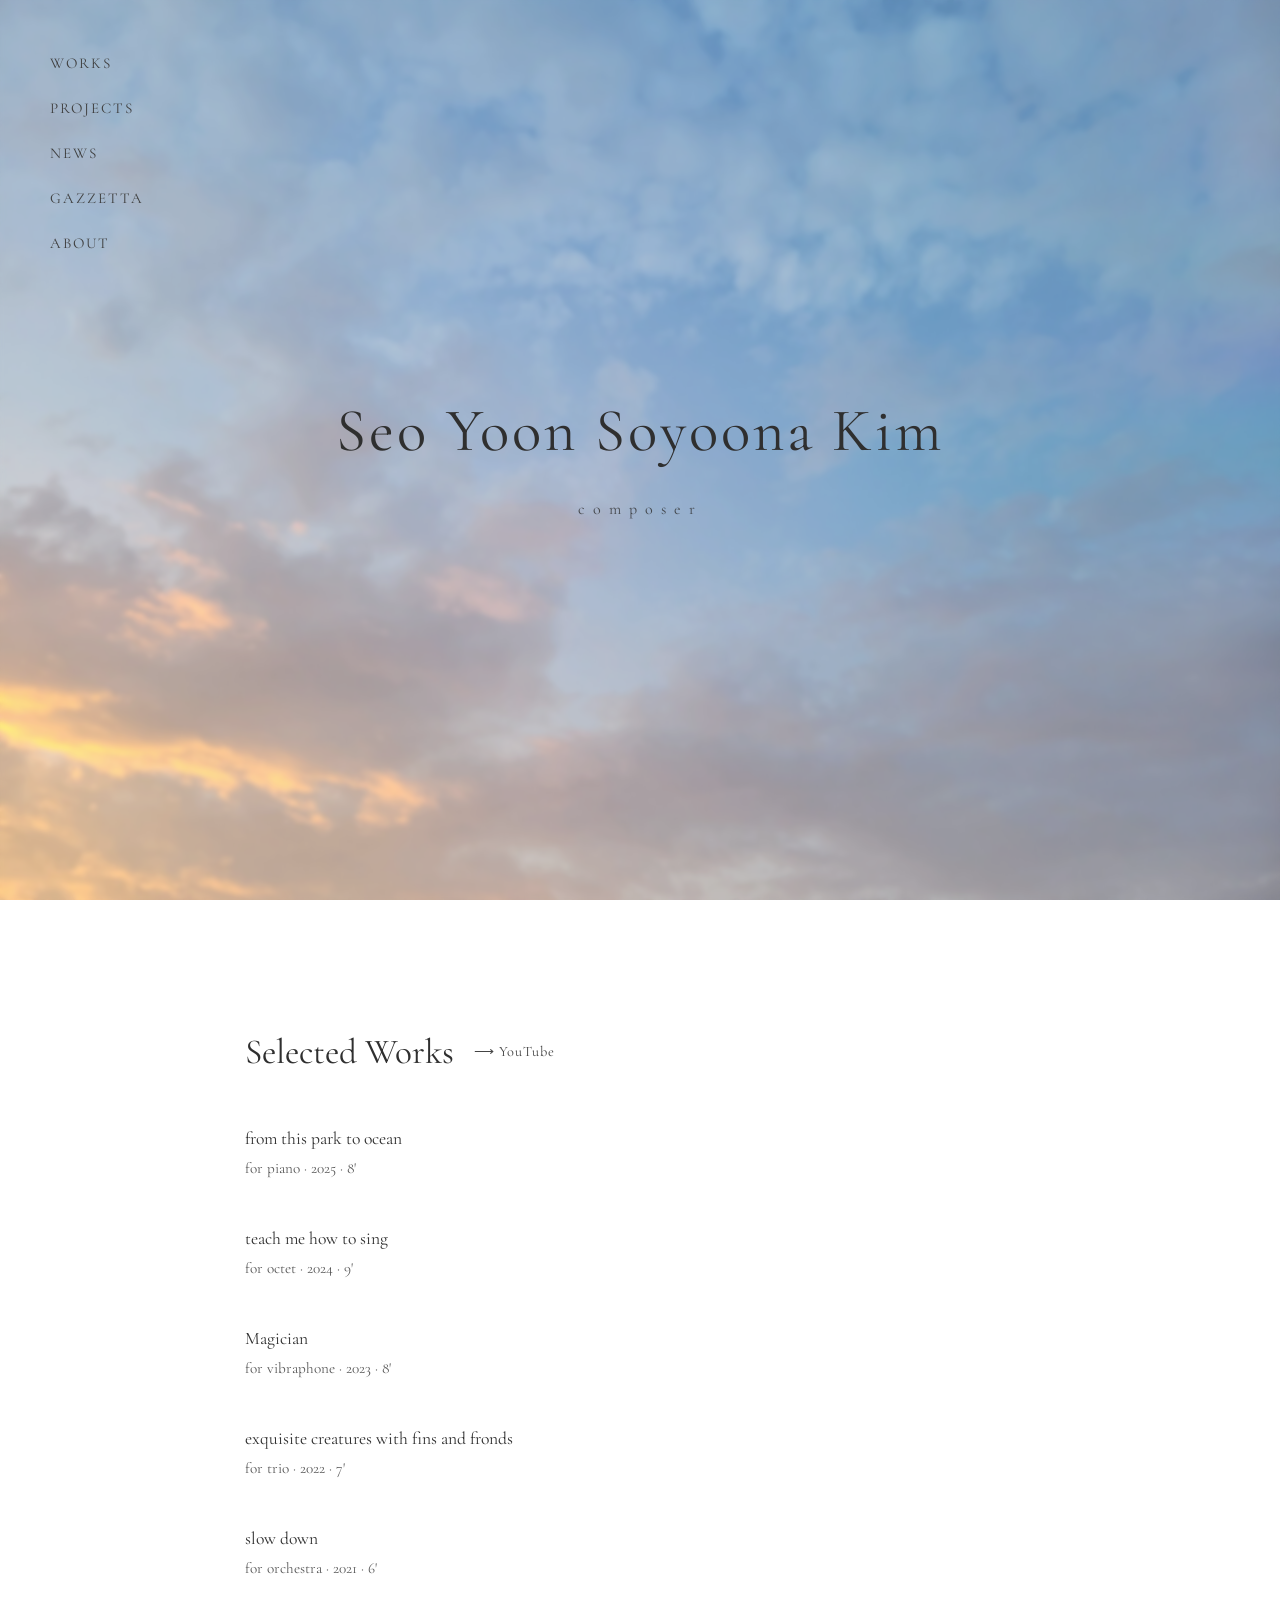
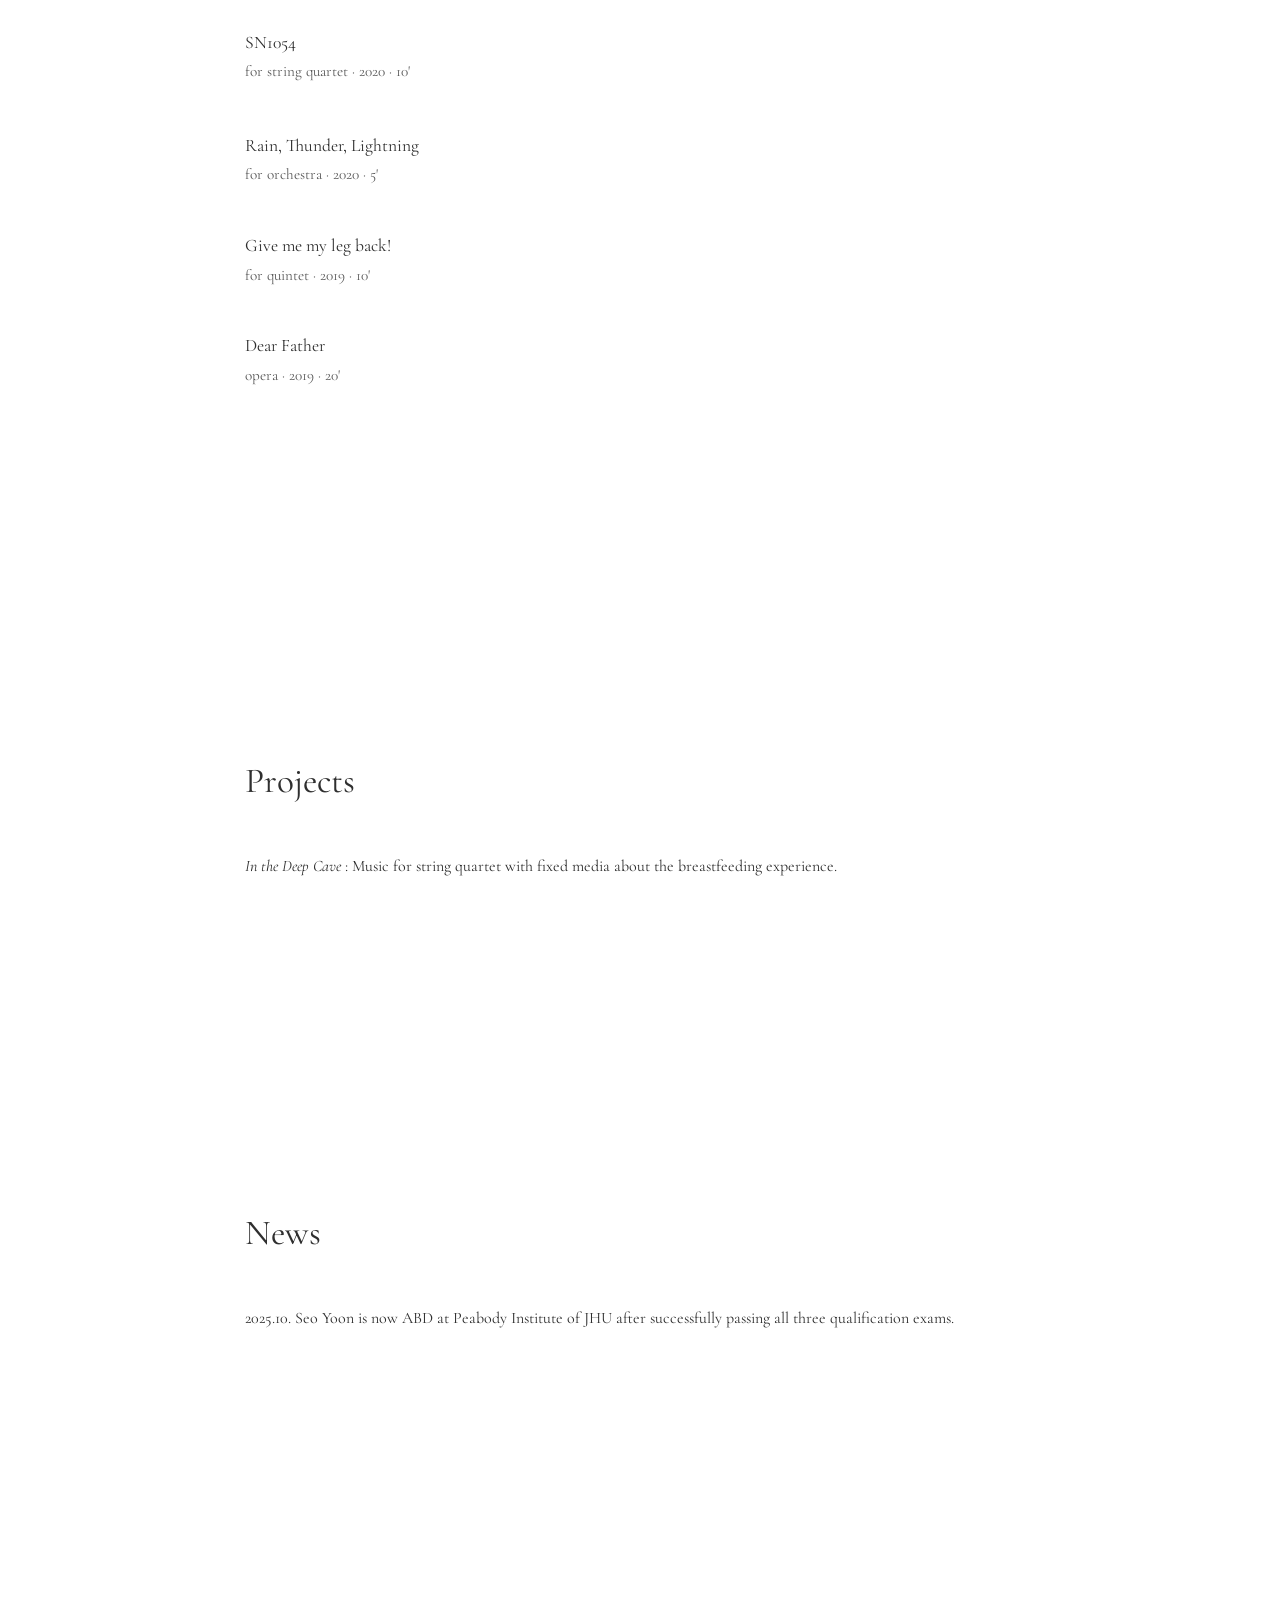
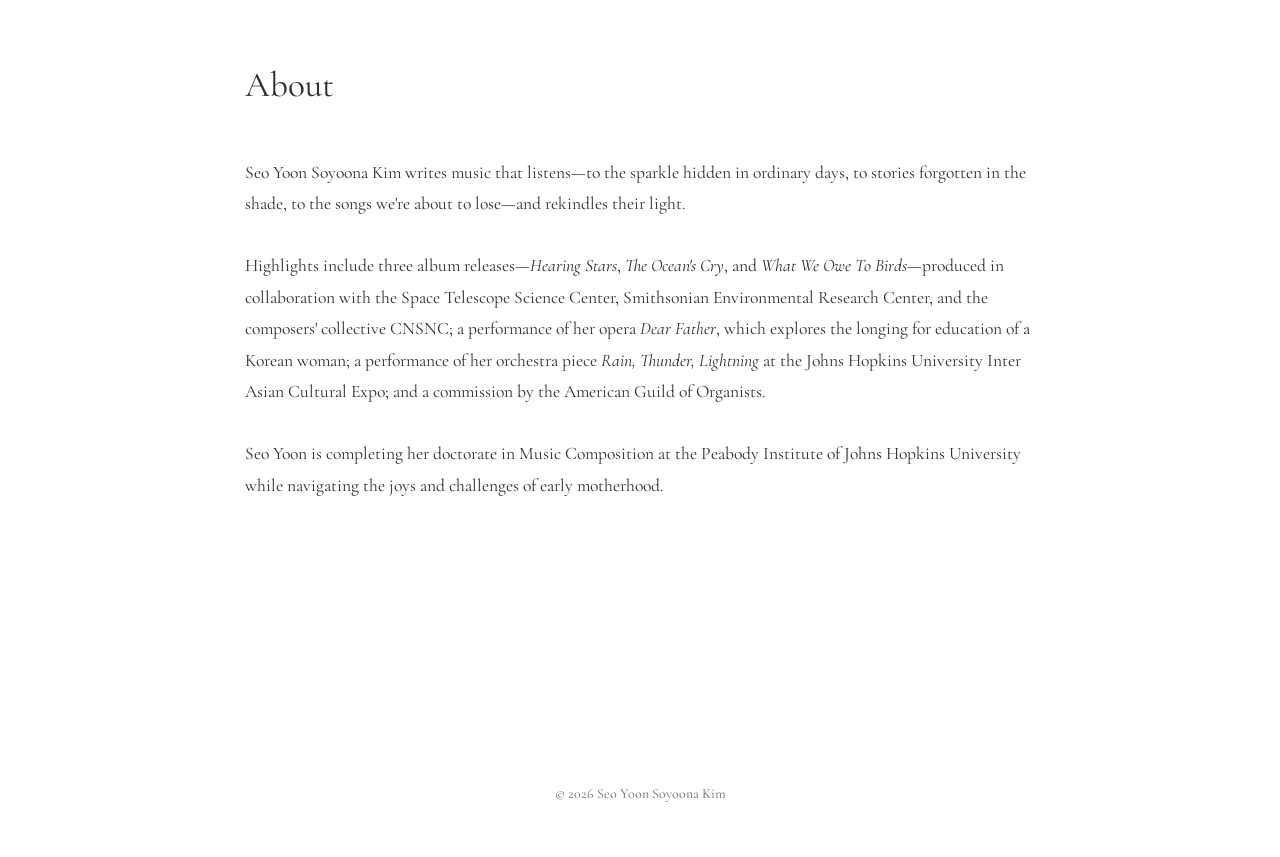
<file: index.html>
<!-- index.html -->
<!DOCTYPE html>
<html lang="en">
<head>
  <meta charset="UTF-8" />
  <meta name="viewport" content="width=device-width, initial-scale=1.0" />
  <title>Seo Yoon Soyoona Kim</title>

  <link rel="stylesheet" href="style.css" />

  <link rel="preconnect" href="https://fonts.googleapis.com">
  <link rel="preconnect" href="https://fonts.gstatic.com" crossorigin>

  <link href="https://fonts.googleapis.com/css2?family=Cormorant+Garamond:wght@300;400;500&family=Inter:wght@300;400&display=swap" rel="stylesheet">
</head>

<script>
  function toggleWork(item) { item.classList.toggle('open'); }
  function switchTab(event, btn, tab) {
    event.stopPropagation();
    const panel = btn.closest('.work-panel');
    panel.querySelectorAll('.tab-btn').forEach(b => b.classList.remove('active'));
    panel.querySelectorAll('.tab-pane').forEach(p => p.classList.remove('active'));
    btn.classList.add('active');
    panel.querySelector(`.tab-pane[data-tab="${tab}"]`).classList.add('active');
  }
</script>
  
<body>

  <div class="overlay"></div>

  <nav class="menu">
    <a href="#works">WORKS</a>
    <a href="#projects">PROJECTS</a>
    <a href="#news">NEWS</a>
    <a href="gazzetta.html">GAZZETTA</a>
    <a href="#about">ABOUT</a>  
   

  </nav>

  <main class="hero">
    <h1>Seo Yoon Soyoona Kim</h1>
    <p class="subtitle">composer</p>
  </main>

  <section id="works" class="content-section">
    <h2 class="works-title">
  Selected Works

  <a
    href="https://youtube.com/@soyoonakim"
    target="_blank"
    class="youtube-link">
    ⟶ YouTube
  </a>
</h2>

    <div class="work-item">
      <h3>from this park to ocean</h3>
      <p>for piano · 2025 · 8'</p>
    </div>

    <div class="work-item">
      <h3>teach me how to sing</h3>
      <p>for octet · 2024 · 9'</p>
    </div>

     <div class="work-item">
      <h3>Magician</h3>
      <p>for vibraphone · 2023 · 8'</p>
    </div>
    
    <div class="work-item">
      <h3>exquisite creatures with fins and fronds</h3>
      <p>for trio · 2022 · 7'</p>
    </div>

     <div class="work-item">
      <h3>slow down</h3>
      <p>for orchestra · 2021 · 6'</p>
        </div>

     <!-- SN1054 -->
  <div class="work-item" onclick="toggleWork(this)">
    <div class="work-header">
      <div><h3>SN1054</h3><p>for string quartet · 2020 · 10'</p></div>
      <span class="work-chevron">▾</span>
    </div>
    <div class="work-panel" onclick="event.stopPropagation()">
      <div class="panel-tabs">
        <button class="tab-btn active" onclick="switchTab(event,this,'video')">Video</button>
        <button class="tab-btn" onclick="switchTab(event,this,'note')">Program Note</button>
        <button class="tab-btn" onclick="switchTab(event,this,'info')">More Info</button>
      </div>
      <div class="tab-pane active" data-tab="video"><div class="video-wrapper"><iframe src="https://www.youtube.com/embed/m2wY434QVRw" allowfullscreen loading="lazy"></iframe></div></div>
      <div class="tab-pane" data-tab="note"><p class="program-note">Inspired by people who first observed and recorded the explosion of Supernova 1054, and the modern scientists who study its remnant, the Crab Nebula. A Chinese record from 1054 AD describes a sudden bright star visible in daylight for 23 days and at night for two years — observed by scholars in China, Iraq, and the Arizona region. SN1054 and the Crab Nebula tell us how we study, explore, and accumulate knowledge through generations. This music is a tribute to all our curiosities.</p></div>
      <div class="tab-pane" data-tab="info"><div class="info-grid"><div class="info-card"><div class="info-label">Instrumentation</div><div class="info-value">String quartet</div></div><div class="info-card"><div class="info-label">Year</div><div class="info-value">2020</div></div><div class="info-card"><div class="info-label">Duration</div><div class="info-value">10 minutes</div></div><div class="info-card"><div class="info-label">Album</div><div class="info-value">Hearing Stars — Space Telescope Science Institute</div></div></div></div>
    </div>
  </div>

    <div class="work-item">
      <h3>Rain, Thunder, Lightning</h3>
      <p>for orchestra · 2020 · 5'</p>
       </div>
             
    <div class="work-item">
      <h3>Give me my leg back!</h3>
      <p>for quintet · 2019 · 10'</p>
       </div>
      
    <div class="work-item">
      <h3>Dear Father</h3>
      <p>opera · 2019 · 20'</p>
    </div>

  </section>

  <section id="projects" class="content-section">
    <h2>Projects</h2>

    <p>
      <em>In the Deep Cave</em>
      : Music for string quartet with fixed media about the breastfeeding experience. 
      
    </p>

  </section>

  <section id="news" class="content-section">
    <h2>News</h2>

    <p>
      2025.10. Seo Yoon is now ABD at Peabody Institute of JHU after successfully passing all three qualification exams. 
    </p>

  </section>

  <section id="about" class="content-section about-text">

    <h2>About</h2>

    <p>
      Seo Yoon Soyoona Kim writes music that listens—to the sparkle hidden in ordinary days, to stories forgotten in the shade, to the songs we're about to lose—and rekindles their light.
    </p>

    <p>
      Highlights include three album releases—<em>Hearing Stars</em>, <em>The Ocean's Cry</em>, and <em>What We Owe To Birds</em>—produced in collaboration with the Space Telescope Science Center, Smithsonian Environmental Research Center, and the composers' collective CNSNC; a performance of her opera <em>Dear Father</em>, which explores the longing for education of a Korean woman; a performance of her orchestra piece <em>Rain, Thunder, Lightning</em> at the Johns Hopkins University Inter Asian Cultural Expo; and a commission by the American Guild of Organists.
    </p>

    <p>
      Seo Yoon is completing her doctorate in Music Composition at the Peabody Institute of Johns Hopkins University while navigating the joys and challenges of early motherhood.
    </p>

  </section>

  <footer>
    © 2026 Seo Yoon Soyoona Kim
  </footer>

</body>
</html>
</file>
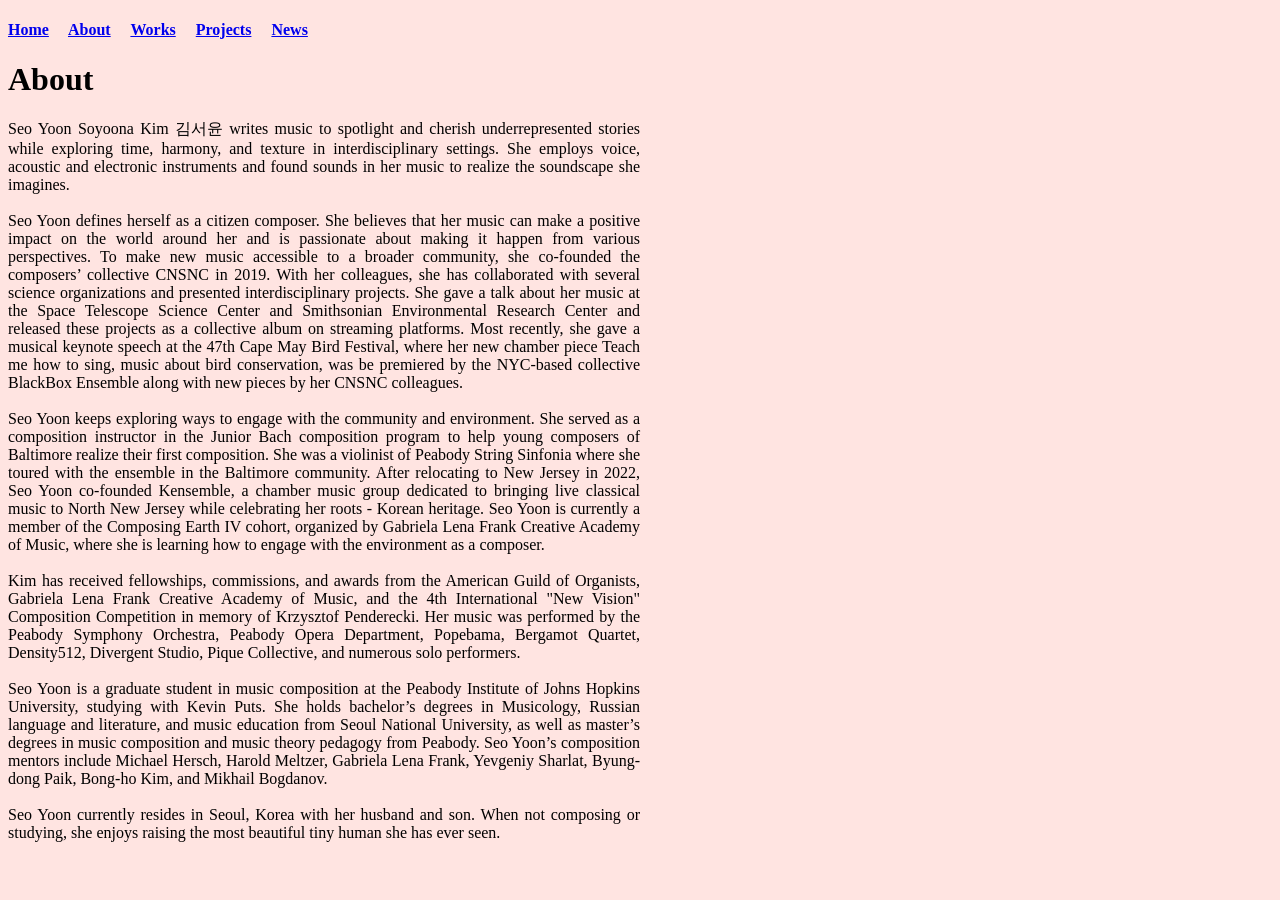
<file: About.html>
<!DOCTYPE html>
<html>

<head>
<meta charset="UTF-8">
    <meta name="viewport" content="width=device-width, initial-scale=1.0">
    <title>Seo Yoon Soyoona Kim </title>
    <style>
        .half-width {
            width: 50%;
            text-align: justify;
            padding-right: 10%;
            border-radius: 10px;
        }
    </style>
</head>

<body>
<body style="background-color:MistyRose;">

<h4> 

<a href="index.html"> Home</a> &nbsp;&nbsp;&nbsp;
<a href="About.html"> About</a> &nbsp;&nbsp;&nbsp;
<a href="works.html"> Works</a> &nbsp;&nbsp;&nbsp;
<a href="Projects.html"> Projects</a> &nbsp;&nbsp;&nbsp;
<a href="News.html"> News</a>

</h4>

<h1> About </h1>
<p class="half-width">
Seo Yoon Soyoona Kim 김서윤 writes music to spotlight and cherish underrepresented stories while exploring time, harmony, and texture in interdisciplinary settings. She employs voice, acoustic and electronic instruments and found sounds in her music to realize the soundscape she imagines.<br><br>
​

Seo Yoon defines herself as a citizen composer. She believes that her music can make a positive impact on the world around her and is passionate about making it happen from various perspectives. To make new music accessible to a broader community, she co-founded the composers’ collective CNSNC in 2019. With her colleagues, she has collaborated with several science organizations and presented interdisciplinary projects. She gave a talk about her music at the Space Telescope Science Center and Smithsonian Environmental Research Center and released these projects as a collective album on streaming platforms. Most recently, she gave a musical keynote speech at the 47th Cape May Bird Festival, where her new chamber piece Teach me how to sing, music about bird conservation, was be premiered by the NYC-based collective BlackBox Ensemble along with new pieces by her CNSNC colleagues.<br><br>
​

Seo Yoon keeps exploring ways to engage with the community and environment. She served as a composition instructor in the Junior Bach composition program to help young composers of Baltimore realize their first composition. She was a violinist of Peabody String Sinfonia where she toured with the ensemble in the Baltimore community. After relocating to New Jersey in 2022, Seo Yoon co-founded Kensemble, a chamber music group dedicated to bringing live classical music to North New Jersey while celebrating her roots - Korean heritage. Seo Yoon is currently a member of the Composing Earth IV cohort, organized by Gabriela Lena Frank Creative Academy of Music, where she is learning how to engage with the environment as a composer. <br><br>
​

Kim has received fellowships, commissions, and awards from the American Guild of Organists, Gabriela Lena Frank Creative Academy of Music, and the 4th International "New Vision" Composition Competition in memory of Krzysztof Penderecki. Her music was performed by the Peabody Symphony Orchestra, Peabody Opera Department, Popebama, Bergamot Quartet, Density512, Divergent Studio, Pique Collective, and numerous solo performers. <br><br>

​

Seo Yoon is a graduate student in music composition at the Peabody Institute of Johns Hopkins University, studying with Kevin Puts. She holds bachelor’s degrees in Musicology, Russian language and literature, and music education from Seoul National University, as well as master’s degrees in music composition and music theory pedagogy from Peabody. Seo Yoon’s composition mentors include Michael Hersch, Harold Meltzer, Gabriela Lena Frank, Yevgeniy Sharlat, Byung-dong Paik, Bong-ho Kim, and Mikhail Bogdanov. <br><br>

​

Seo Yoon currently resides in Seoul, Korea with her husband and son. When not composing or studying, she enjoys raising the most beautiful tiny human she has ever seen. 
</p>

</body>
</html>
</file>
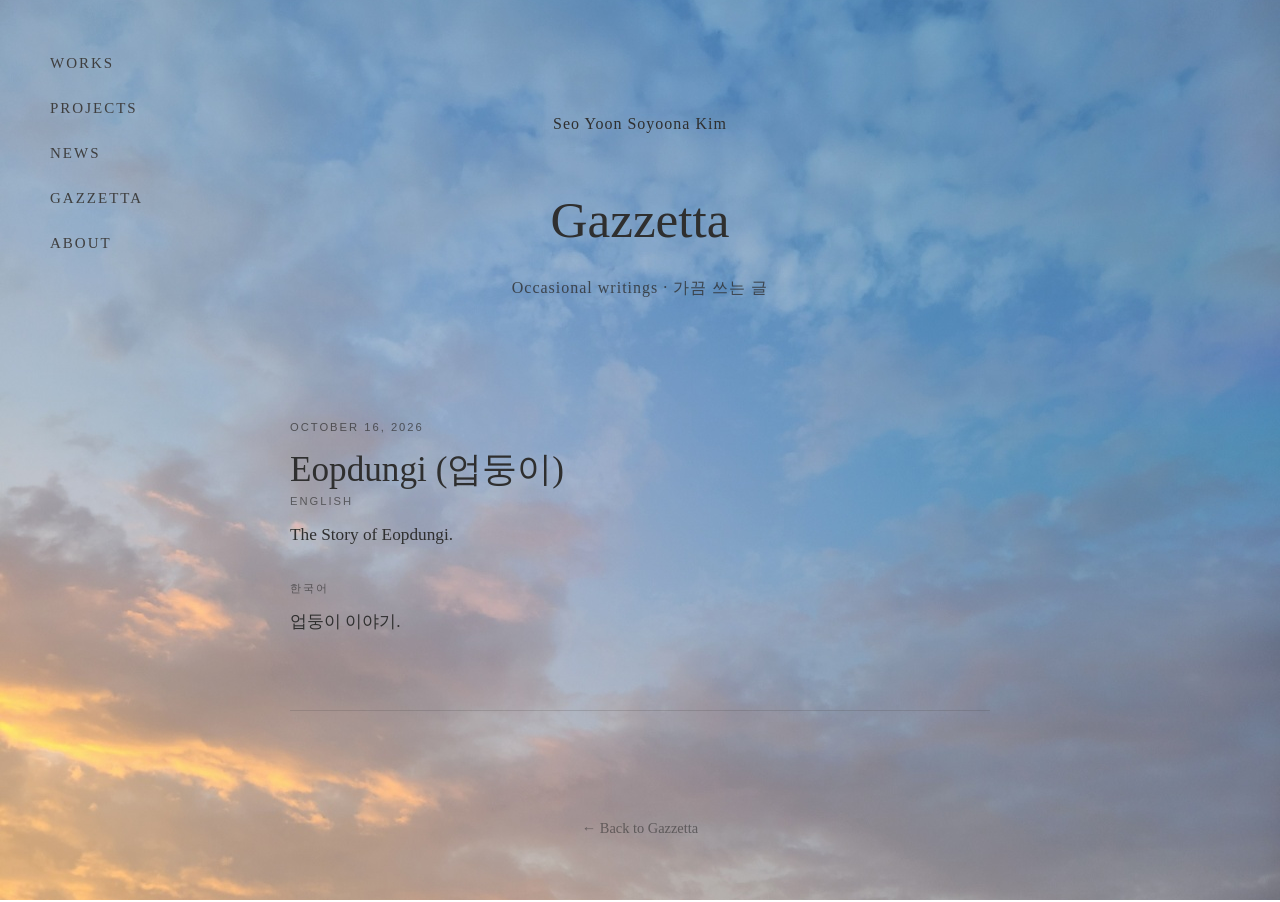
<file: eopdungi.html>
<!DOCTYPE html>
<html lang="en">
<head>
  <meta charset="UTF-8">
  <meta name="viewport" content="width=device-width, initial-scale=1.0">
  <title>Eopdungi — Seo Yoon Soyoona Kim</title>
  <link rel="stylesheet" href="style.css">
</head>

<body>
  <nav class="menu">
    <a href="index.html#works">WORKS</a>
    <a href="index.html#projects">PROJECTS</a>
    <a href="index.html#news">NEWS</a>
    <a href="gazzetta.html">GAZZETTA</a>
    <a href="index.html#about">ABOUT</a>
  </nav>

  <header class="gazzetta-header">
    <a class="gazzetta-home" href="index.html">
      Seo Yoon Soyoona Kim
    </a>
    <h1>Gazzetta</h1>
    <p class="gazzetta-tagline">
      Occasional writings · 가끔 쓰는 글
    </p>
  </header>

  <main class="gazzetta-list">
    <article class="gazzetta-post">
      <div class="post-content">
        <p class="post-date">OCTOBER 16, 2026</p>

        <h2 class="post-title">Eopdungi (업둥이)</h2>

        <div class="post-language">
          <p class="language-label">ENGLISH</p>
          <p>
            The Story of Eopdungi.
          </p>
        </div>

        <div class="post-language">
          <p class="language-label">한국어</p>
          <p>
            업둥이 이야기.
          </p>
        </div>
      </div>
    </article>
  </main>

  <footer class="gazzetta-footer">
    <a href="gazzetta.html">← Back to Gazzetta</a>
  </footer>
</body>
</html>
</file>
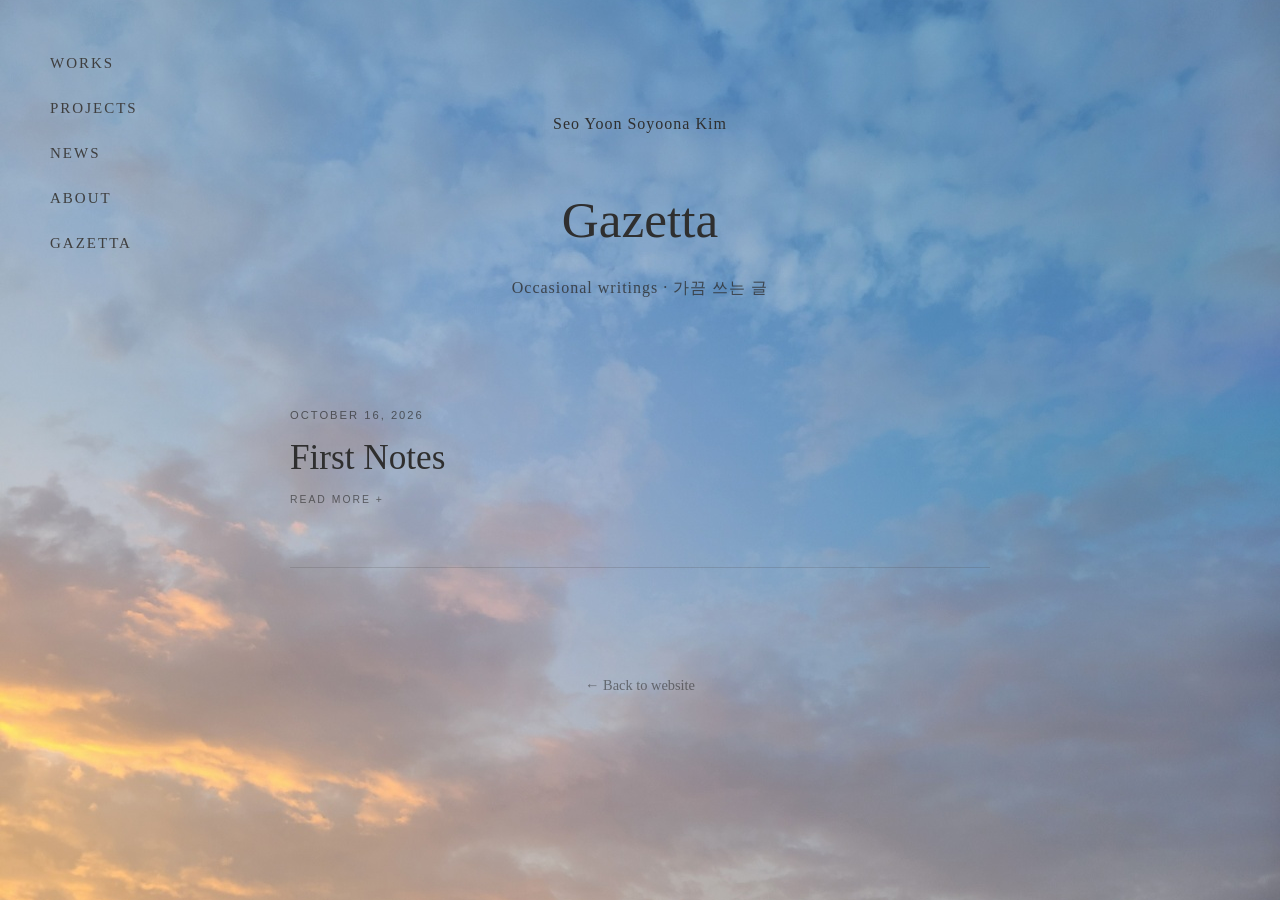
<file: gazetta.html>
<!DOCTYPE html>
<html lang="en">
<head>
  <meta charset="UTF-8">
  <meta name="viewport" content="width=device-width, initial-scale=1.0">
  <title>Gazetta — Seo Yoon Soyoona Kim</title>
  <link rel="stylesheet" href="style.css">
</head>

<body>
  <nav class="menu">
    <a href="index.html#works">WORKS</a>
    <a href="index.html#projects">PROJECTS</a>
    <a href="index.html#news">NEWS</a>
    <a href="index.html#about">ABOUT</a>
    <a href="gazetta.html">GAZETTA</a>
  </nav>

  <header class="gazzetta-header">
    <a class="gazzetta-home" href="index.html">
      Seo Yoon Soyoona Kim
    </a>
    <h1>Gazetta</h1>
    <p class="gazzetta-tagline">
      Occasional writings · 가끔 쓰는 글
    </p>
  </header>

  <main class="gazzetta-list">

    
<article class="gazzetta-post">
  <details>
    <summary class="post-summary">
      <span class="post-date">OCTOBER 16, 2026</span>
      <span class="post-title">First Notes</span>
      <span class="post-hint">READ MORE +</span>
    </summary>

    <div class="post-content">
      <div class="post-language">
        <p class="language-label">ENGLISH</p>
        <p>
          A place for thoughts, memories, and little things
          worth keeping. Some thoughts arrive quietly;
          others take a little longer to find their words.
        </p>
      </div>

      <div class="post-language">
        <p class="language-label">한국어</p>
        <p>
          생각과 기억, 오래 간직하고 싶은 작은 것들을
          모아두는 공간입니다. 어떤 생각은 조용히 찾아오고,
          어떤 생각은 말이 되기까지 조금 더 시간이 걸립니다.
        </p>
      </div>
    </div>
  </details>
</article>


  </main>

  <footer class="gazzetta-footer">
    <a href="index.html">← Back to website</a>
  </footer>
</body>
</html>
</file>
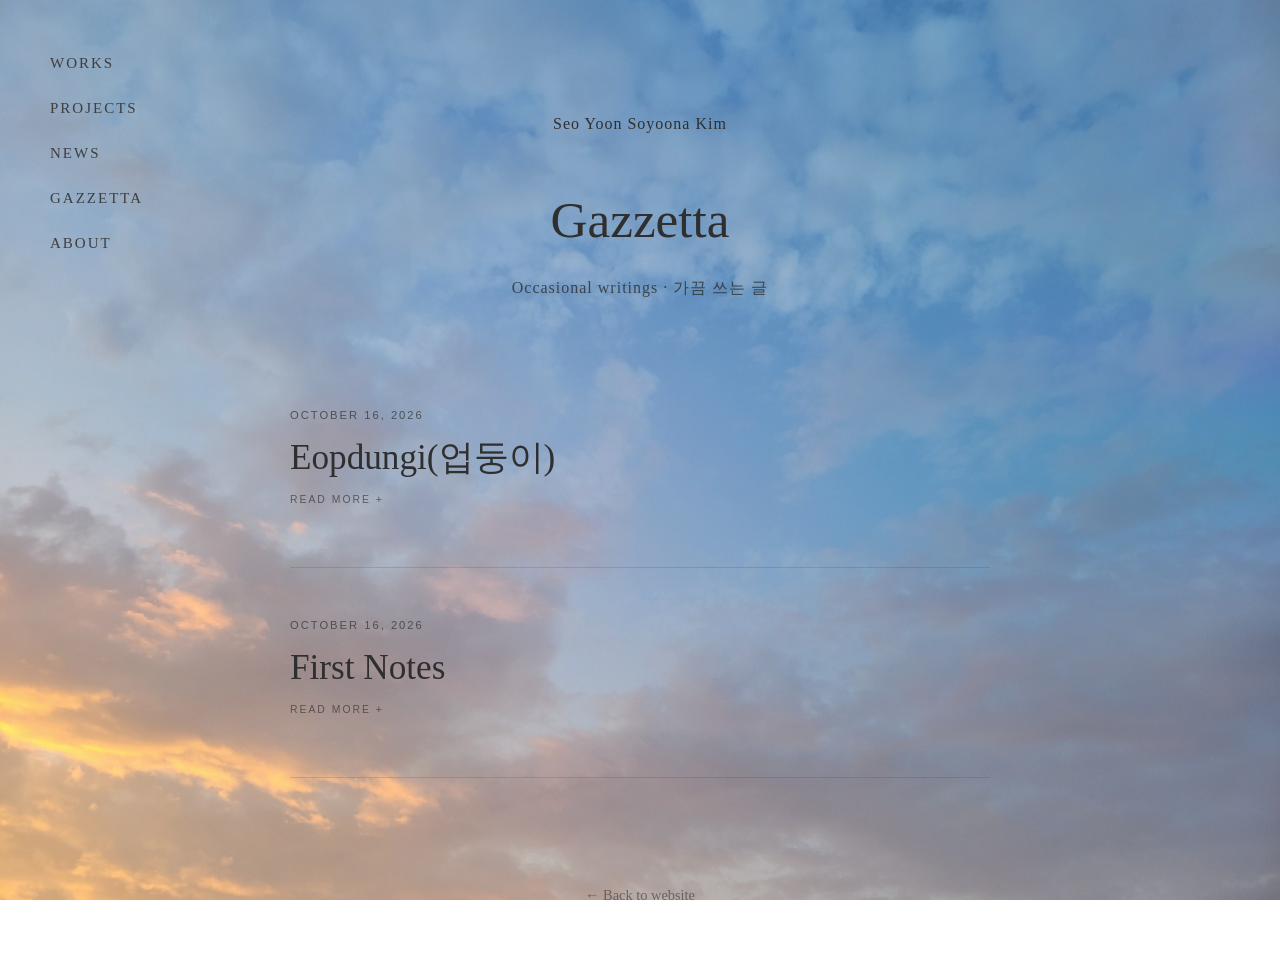
<file: gazzetta.html>
<!DOCTYPE html>
<html lang="en">
<head>
  <meta charset="UTF-8">
  <meta name="viewport" content="width=device-width, initial-scale=1.0">
  <title>Gazzetta — Seo Yoon Soyoona Kim</title>
  <link rel="stylesheet" href="style.css">
</head>

<body>
  <nav class="menu">
    <a href="index.html#works">WORKS</a>
    <a href="index.html#projects">PROJECTS</a>
    <a href="index.html#news">NEWS</a>
    <a href="gazzetta.html">GAZZETTA</a>
    <a href="index.html#about">ABOUT</a>
    
  </nav>

  <header class="gazzetta-header">
    <a class="gazzetta-home" href="index.html">
      Seo Yoon Soyoona Kim
    </a>
    <h1>Gazzetta</h1>
    <p class="gazzetta-tagline">
      Occasional writings · 가끔 쓰는 글
    </p>
  </header>

  <main class="gazzetta-list">

<article class="gazzetta-post">
  <a class="post-summary" href="eopdungi.html">
    <span class="post-date">OCTOBER 16, 2026</span>
    <span class="post-title">Eopdungi(업둥이)</span>
    <span class="post-hint">READ MORE +</span>
  </a>
</article>
    
<article class="gazzetta-post">
  <details>
    <summary class="post-summary">
      <span class="post-date">OCTOBER 16, 2026</span>
      <span class="post-title">First Notes</span>
      <span class="post-hint">READ MORE +</span>
    </summary>

    <div class="post-content">
      <div class="post-language">
        <p class="language-label">ENGLISH</p>
        <p>
          A place for thoughts, memories, and little things
          worth keeping. Some thoughts arrive quietly;
          others take a little longer to find their words.
        </p>
      </div>

      <div class="post-language">
        <p class="language-label">한국어</p>
        <p>
          생각과 기억, 오래 간직하고 싶은 작은 것들을
          모아두는 공간입니다. 어떤 생각은 조용히 찾아오고,
          어떤 생각은 말이 되기까지 조금 더 시간이 걸립니다.
        </p>
      </div>
    </div>
  </details>
</article>

    


  </main>

  <footer class="gazzetta-footer">
    <a href="index.html">← Back to website</a>
  </footer>
</body>
</html>
</file>
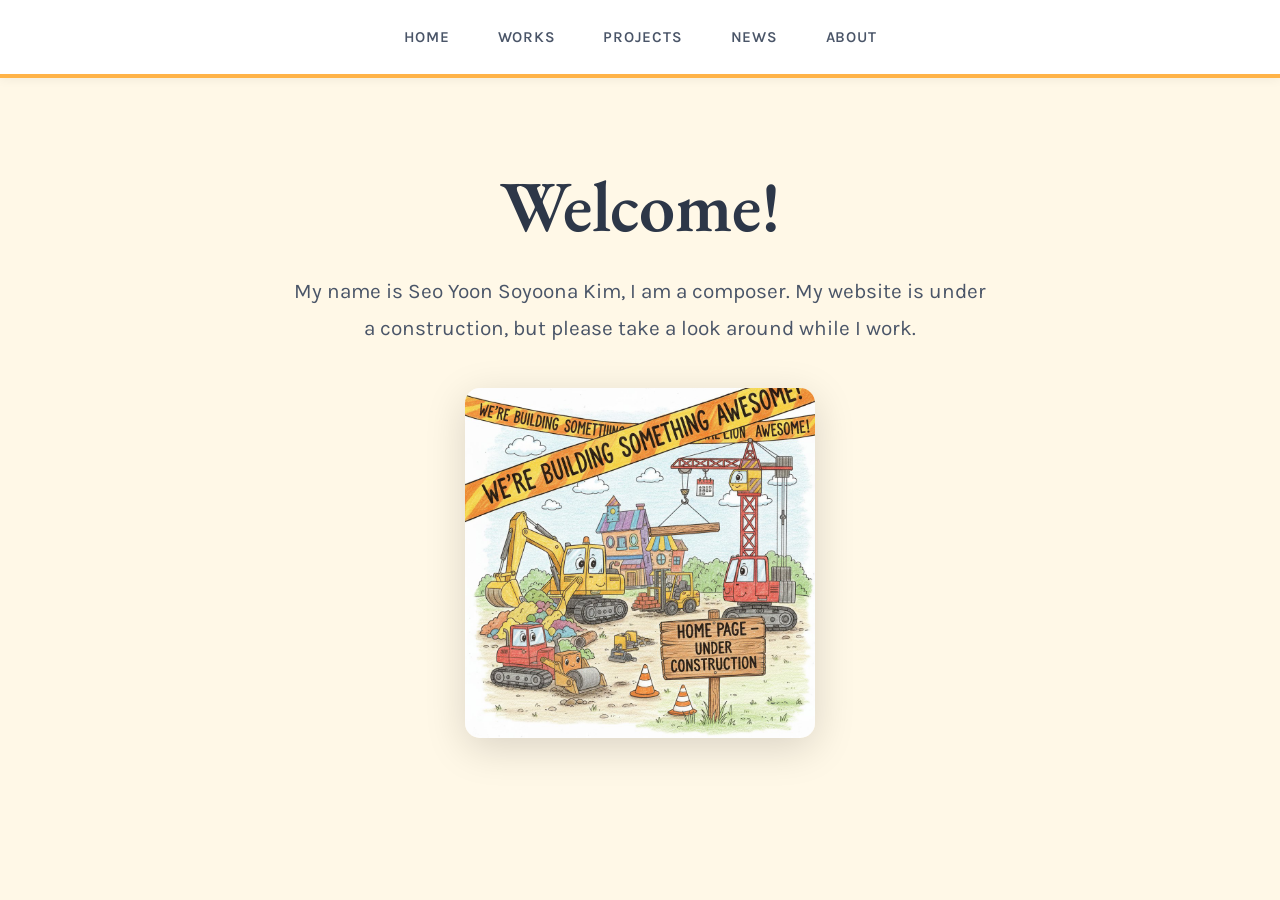
<file: index (1).html>
<!DOCTYPE html>
<html lang="en">
<head>
    <meta charset="UTF-8">
    <meta name="viewport" content="width=device-width, initial-scale=1.0">
    <title>Seo Yoon Soyoona Kim - Composer</title>
    <link rel="preconnect" href="https://fonts.googleapis.com">
    <link rel="preconnect" href="https://fonts.gstatic.com" crossorigin>
    <link href="https://fonts.googleapis.com/css2?family=EB+Garamond:wght@400;500;600;700&family=Karla:wght@400;500;600;700&display=swap" rel="stylesheet">
    <style>
        :root {
            /* Vibrant Color Palette matching the construction image */
            --color-sky: #B8D8E8;
            --color-sunshine: #FFD966;
            --color-orange: #FF9966;
            --color-green: #A8D5BA;
            --color-cream: #FFF8E7;
            --color-text: #4A5568;
            --color-text-dark: #2D3748;
            --color-border: #FFB347;
            
            /* Typography */
            --font-serif: 'EB Garamond', serif;
            --font-sans: 'Karla', sans-serif;
        }

        * {
            margin: 0;
            padding: 0;
            box-sizing: border-box;
        }

        body {
            font-family: var(--font-sans);
            background: var(--color-cream);
            color: var(--color-text-dark);
            line-height: 1.6;
            overflow: hidden;
            height: 100vh;
        }

        ::selection {
            background: var(--color-sunshine);
            color: var(--color-text-dark);
        }

        /* Navigation */
        nav {
            position: fixed;
            top: 0;
            width: 100%;
            background: white;
            border-bottom: 4px solid var(--color-border);
            z-index: 1000;
            padding: 0;
            box-shadow: 0 2px 10px rgba(0, 0, 0, 0.05);
        }

        .nav-container {
            max-width: 1400px;
            margin: 0 auto;
            display: flex;
            justify-content: center;
            align-items: center;
            padding: 1.5rem 3%;
        }

        .nav-links {
            display: flex;
            gap: 3rem;
            list-style: none;
        }

        .nav-links a {
            color: var(--color-text);
            text-decoration: none;
            font-size: 0.95rem;
            font-weight: 600;
            letter-spacing: 0.05em;
            text-transform: uppercase;
        }

        .nav-links a:hover {
            color: var(--color-orange);
        }

        /* Hero Section - Full Screen */
        .hero {
            height: 100vh;
            display: flex;
            flex-direction: column;
            align-items: center;
            justify-content: center;
            padding: 4rem 5%;
            text-align: center;
            background: var(--color-cream);
        }

        .hero h1 {
            font-family: var(--font-serif);
            font-size: clamp(2.5rem, 6vw, 4.5rem);
            font-weight: 600;
            color: var(--color-text-dark);
            margin-bottom: 1.5rem;
            line-height: 1.2;
            max-width: 900px;
        }

        .hero .subtitle {
            font-size: 1.3rem;
            color: var(--color-text);
            max-width: 700px;
            margin: 0 auto 2.5rem;
            line-height: 1.8;
        }

        .hero-image {
            max-width: 350px;
            width: 80%;
            height: auto;
            border-radius: 15px;
            box-shadow: 0 10px 40px rgba(0, 0, 0, 0.15);
        }

        /* Responsive */
        @media (max-width: 768px) {
            .nav-links {
                gap: 1.5rem;
            }

            .nav-links a {
                font-size: 0.75rem;
            }

            .hero {
                padding: 3rem 5%;
            }

            .hero-image {
                max-width: 280px;
            }

            .hero h1 {
                font-size: clamp(2rem, 8vw, 3rem);
            }

            .hero .subtitle {
                font-size: 1.1rem;
                margin-bottom: 2rem;
            }
        }

        @media (max-width: 480px) {
            .nav-links {
                gap: 1rem;
            }

            .nav-links a {
                font-size: 0.65rem;
            }

            .hero-image {
                max-width: 240px;
            }

            .hero h1 {
                font-size: clamp(1.8rem, 8vw, 2.5rem);
            }

            .hero .subtitle {
                font-size: 1rem;
            }
        }
    </style>
</head>
<body>
    <!-- Navigation -->
    <nav>
        <div class="nav-container">
            <ul class="nav-links">
                <li><a href="#home">Home</a></li>
                <li><a href="#works">Works</a></li>
                <li><a href="#projects">Projects</a></li>
                <li><a href="#news">News</a></li>
                <li><a href="#about">About</a></li>
            </ul>
        </div>
    </nav>

    <!-- Hero Section -->
    <section class="hero" id="home">
        <h1>Welcome!</h1>
        <p class="subtitle">My name is Seo Yoon Soyoona Kim, I am a composer. My website is under a construction, but please take a look around while I work.</p>
        <img src="construction.png" alt="Homepage Under Construction" class="hero-image">
    </section>
</body>
</html>
</file>
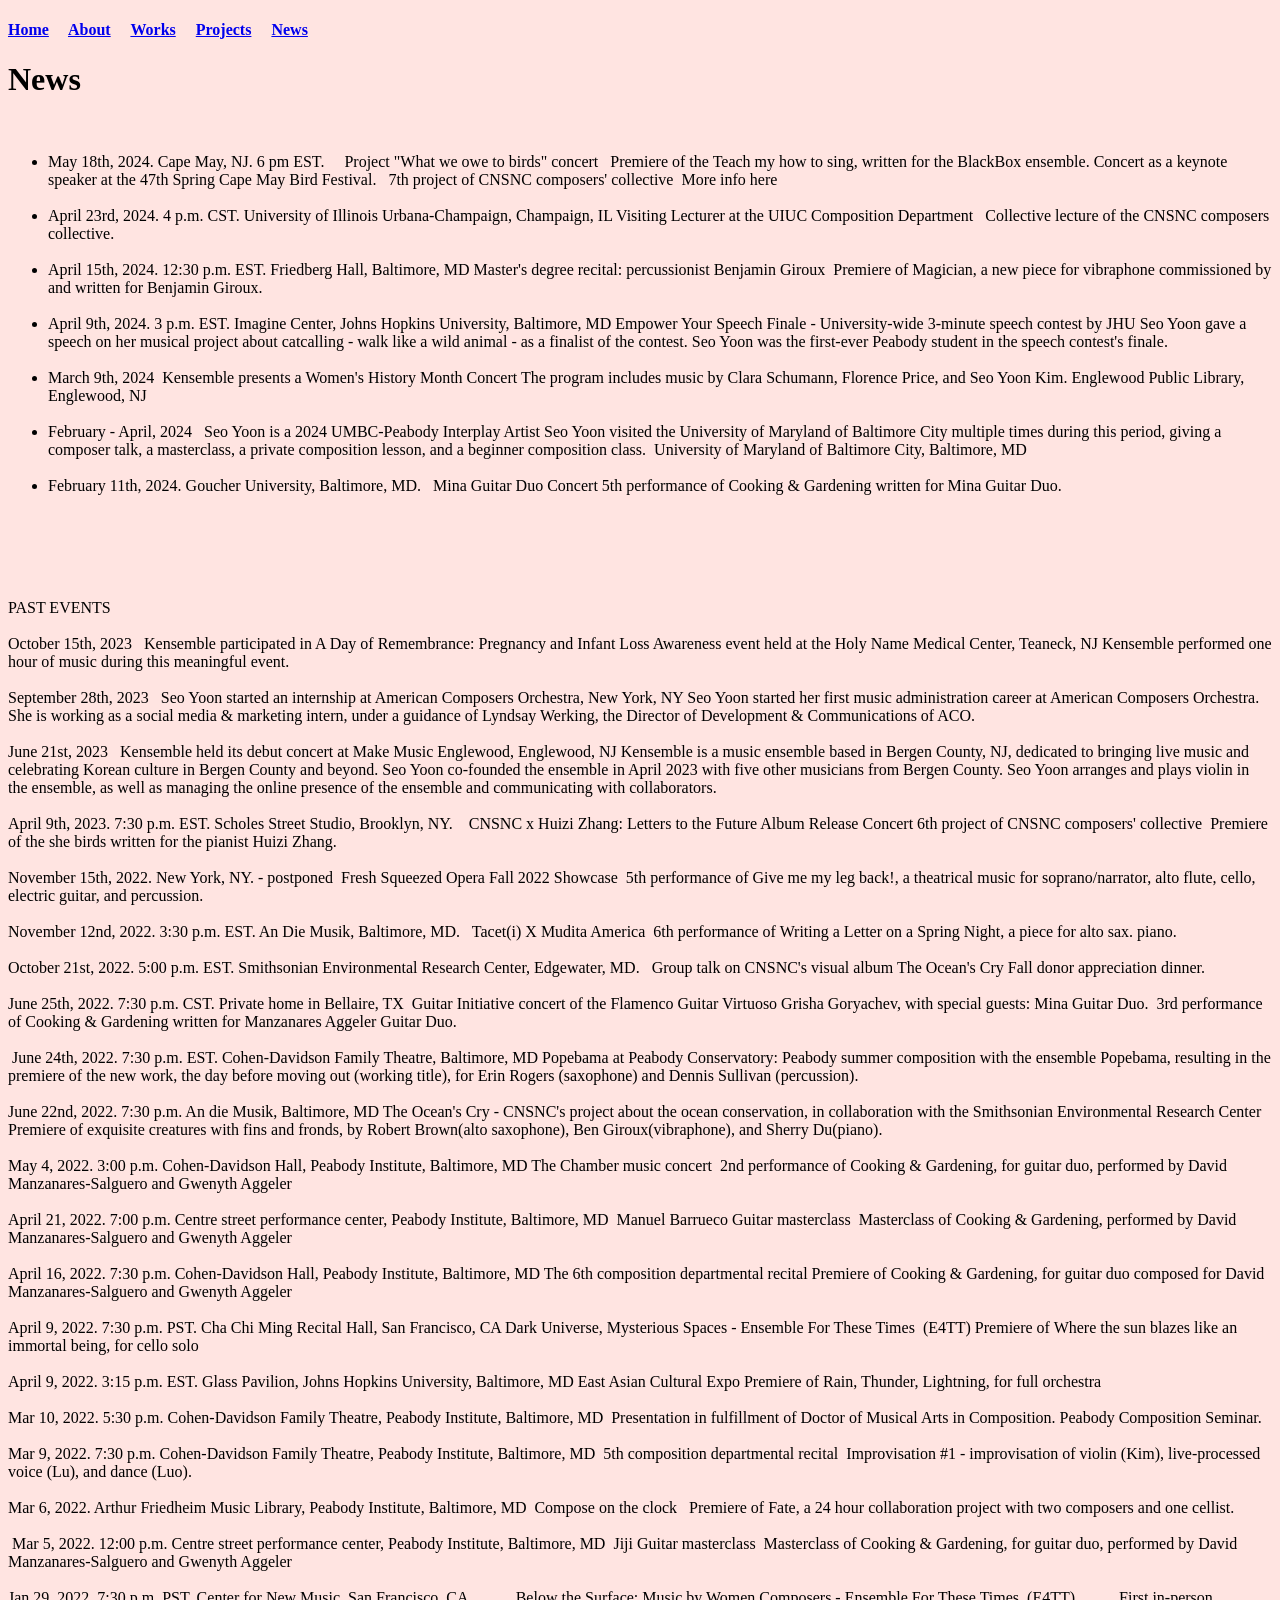
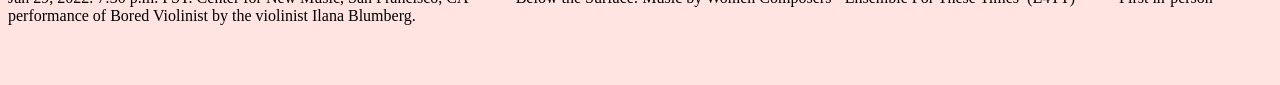
<file: News.html>
<!DOCTYPE html>
<html>

<head>
<title> Soyoona Kim Composer </title>
</head>

<body>
<body style="background-color:MistyRose;">

<h4> 

<a href="index.html"> Home</a> &nbsp;&nbsp;&nbsp;
<a href="About.html"> About</a> &nbsp;&nbsp;&nbsp;
<a href="works.html"> Works</a> &nbsp;&nbsp;&nbsp;
<a href="Projects.html"> Projects</a> &nbsp;&nbsp;&nbsp;
<a href="News.html"> News</a>

</h4>


<h1> News </h1>
<p>
​<ul>
<li>​
May 18th, 2024. Cape May, NJ. 6 pm EST.    
Project "What we owe to birds" concert  
Premiere of the Teach my how to sing, written for the BlackBox ensemble.
Concert as a keynote speaker at the 47th Spring Cape May Bird Festival.  
7th project of CNSNC composers' collective 
More info here </li>
​
​<li>​
April 23rd, 2024. 4 p.m. CST. University of Illinois Urbana-Champaign, Champaign, IL
Visiting Lecturer at the UIUC Composition Department  
Collective lecture of the CNSNC composers collective. </li>
​
​<li>​
April 15th, 2024. 12:30 p.m. EST. Friedberg Hall, Baltimore, MD
Master's degree recital: percussionist Benjamin Giroux 
Premiere of Magician, a new piece for vibraphone commissioned by and written for
Benjamin Giroux. </li>
​
​<li>​
April 9th, 2024. 3 p.m. EST. Imagine Center, Johns Hopkins University, Baltimore, MD
Empower Your Speech Finale - University-wide 3-minute speech contest by JHU
Seo Yoon gave a speech on her musical project about catcalling - walk like a wild animal - as a finalist of the contest. Seo Yoon was the first-ever Peabody student in the speech contest's finale. </li>
​
​<li>​
March 9th, 2024 
Kensemble presents a Women's History Month Concert
The program includes music by Clara Schumann, Florence Price, and Seo Yoon Kim.
Englewood Public Library, Englewood, NJ </li>
​
​<li>​
February - April, 2024  
Seo Yoon is a 2024 UMBC-Peabody Interplay Artist
Seo Yoon visited the University of Maryland of Baltimore City multiple times during
this period, giving a composer talk, a masterclass, a private composition lesson,
and a beginner composition class. 
University of Maryland of Baltimore City, Baltimore, MD </li>
​
​<li>​
February 11th, 2024. Goucher University, Baltimore, MD.  
Mina Guitar Duo Concert
5th performance of Cooking & Gardening written for Mina Guitar Duo. ​</li><br><br>
​
</ul>
</p>
​
​<p>
PAST EVENTS​<br><br>
​
October 15th, 2023  
Kensemble participated in A Day of Remembrance: Pregnancy and Infant Loss Awareness event held at the Holy Name Medical Center, Teaneck, NJ
Kensemble performed one hour of music during this meaningful event. ​<br><br>
​
​
September 28th, 2023  
Seo Yoon started an internship at American Composers Orchestra, New York, NY
Seo Yoon started her first music administration career at American Composers Orchestra. She is working as a social media & marketing intern, under a guidance of Lyndsay Werking, the Director of Development & Communications of ACO. ​<br><br>
​
​
June 21st, 2023  
Kensemble held its debut concert at Make Music Englewood, Englewood, NJ
Kensemble is a music ensemble based in Bergen County, NJ, dedicated to bringing live music and celebrating Korean culture in Bergen County and beyond. Seo Yoon co-founded the ensemble in April 2023 with five other musicians from Bergen County. Seo Yoon arranges and plays violin in the ensemble, as well as managing the online presence of the ensemble and communicating with collaborators. ​<br><br>


April 9th, 2023. 7:30 p.m. EST. Scholes Street Studio, Brooklyn, NY.    
​​CNSNC x Huizi Zhang: Letters to the Future Album Release Concert
6th project of CNSNC composers' collective 
Premiere of the she birds written for the pianist Huizi Zhang.  ​<br><br>
​
​

November 15th, 2022. New York, NY. - postponed 
Fresh Squeezed Opera Fall 2022 Showcase 
5th performance of Give me my leg back!, a theatrical music for soprano/narrator, alto flute, cello, electric guitar, and percussion. ​​<br><br>
​
​
November 12nd, 2022. 3:30 p.m. EST. An Die Musik, Baltimore, MD.  
Tacet(i) X Mudita America 
6th performance of Writing a Letter on a Spring Night, a piece for alto sax. piano. ​<br><br>
​
​
October 21st, 2022. 5:00 p.m. EST. Smithsonian Environmental Research Center, Edgewater, MD.  
Group talk on CNSNC's visual album The Ocean's Cry
Fall donor appreciation dinner. ​<br><br>
​
​
June 25th, 2022. 7:30 p.m. CST. Private home in Bellaire, TX 
Guitar Initiative concert of the Flamenco Guitar Virtuoso Grisha Goryachev, with special guests: Mina Guitar Duo. 
3rd performance of Cooking & Gardening written for Manzanares Aggeler Guitar Duo. ​<br><br> 
​
​
June 24th, 2022. 7:30 p.m. EST. Cohen-Davidson Family Theatre, Baltimore, MD
Popebama at Peabody Conservatory: Peabody summer composition with the ensemble Popebama, resulting in the premiere of the new work, the day before moving out (working title), for Erin Rogers (saxophone) and Dennis Sullivan (percussion). ​<br><br>
​
​
June 22nd, 2022. 7:30 p.m. An die Musik, Baltimore, MD
The Ocean's Cry - CNSNC's project about the ocean conservation, in collaboration with the Smithsonian Environmental Research Center 
Premiere of exquisite creatures with fins and fronds, by Robert Brown(alto saxophone), Ben Giroux(vibraphone), and Sherry Du(piano).​<br><br>
​
​
May 4, 2022. 3:00 p.m. Cohen-Davidson Hall, Peabody Institute, Baltimore, MD
The Chamber music concert 
2nd performance of Cooking & Gardening, for guitar duo, performed by David Manzanares-Salguero and Gwenyth Aggeler​<br><br>
​
​
April 21, 2022. 7:00 p.m. Centre street performance center, Peabody Institute, Baltimore, MD 
Manuel Barrueco Guitar masterclass 
Masterclass of Cooking & Gardening, performed by David Manzanares-Salguero and Gwenyth Aggeler​<br><br>
​
​
April 16, 2022. 7:30 p.m. Cohen-Davidson Hall, Peabody Institute, Baltimore, MD
The 6th composition departmental recital
Premiere of Cooking & Gardening, for guitar duo composed for David Manzanares-Salguero and Gwenyth Aggeler​<br><br>
​
​
April 9, 2022. 7:30 p.m. PST. Cha Chi Ming Recital Hall, San Francisco, CA
Dark Universe, Mysterious Spaces - Ensemble For These Times  (E4TT)
Premiere of Where the sun blazes like an immortal being, for cello solo ​<br><br>
​
​
April 9, 2022. 3:15 p.m. EST. Glass Pavilion, Johns Hopkins University, Baltimore, MD
East Asian Cultural Expo
Premiere of Rain, Thunder, Lightning, for full orchestra​​<br><br>
​
​
Mar 10, 2022. 5:30 p.m. Cohen-Davidson Family Theatre, Peabody Institute, Baltimore, MD 
Presentation in fulfillment of Doctor of Musical Arts in Composition. Peabody Composition Seminar.  ​<br><br>
​
​
Mar 9, 2022. 7:30 p.m. Cohen-Davidson Family Theatre, Peabody Institute, Baltimore, MD 
5th composition departmental recital 
Improvisation #1 - improvisation of violin (Kim), live-processed voice (Lu), and dance (Luo).​<br><br>
​
​

Mar 6, 2022. Arthur Friedheim Music Library, Peabody Institute, Baltimore, MD 
Compose on the clock  
Premiere of Fate, a 24 hour collaboration project with two composers and one cellist.  ​<br><br>
​
 ​
Mar 5, 2022. 12:00 p.m. Centre street performance center, Peabody Institute, Baltimore, MD 
Jiji Guitar masterclass 
Masterclass of Cooking & Gardening, for guitar duo, performed by David Manzanares-Salguero and Gwenyth Aggeler​<br><br>
​
​
Jan 29, 2022. 7:30 p.m. PST. Center for New Music, San Francisco, CA 
          Below the Surface: Music by Women Composers - Ensemble For These Times  (E4TT)
          First in-person performance of Bored Violinist by the violinist Ilana Blumberg.​<br><br>

</p>

</body>
</html>
</file>
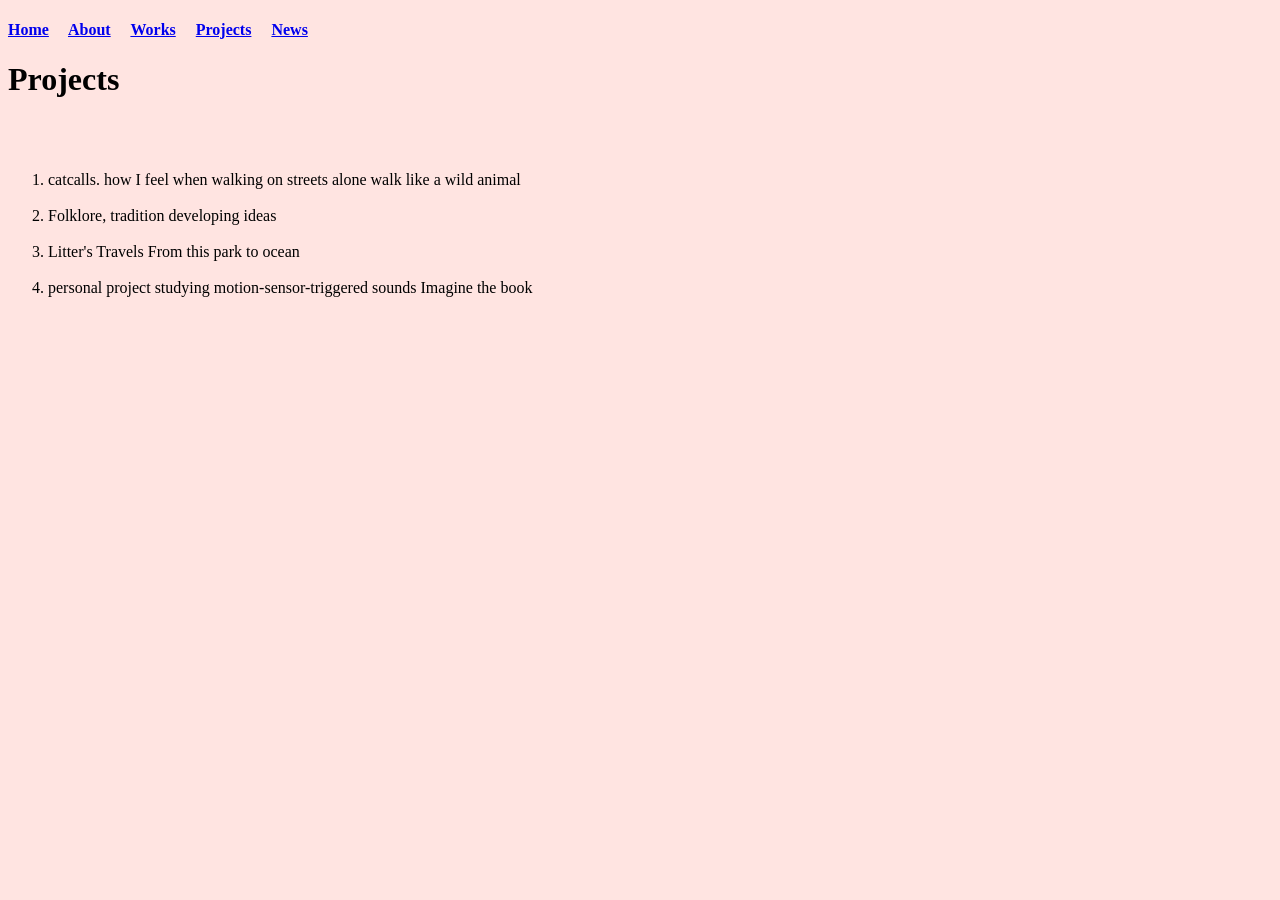
<file: Projects.html>
<!DOCTYPE html>
<html>

<head>
<title> Soyoona Kim Composer </title>
</head>

<body>
<body style="background-color:MistyRose;">

<h4> 

<a href="index.html"> Home</a> &nbsp;&nbsp;&nbsp;
<a href="About.html"> About</a> &nbsp;&nbsp;&nbsp;
<a href="works.html"> Works</a> &nbsp;&nbsp;&nbsp;
<a href="Projects.html"> Projects</a> &nbsp;&nbsp;&nbsp;
<a href="News.html"> News</a>

</h4>

<h1> Projects </h1><br><br>

<p>
<ol>

<li> 
catcalls. how I feel when walking on streets alone 
walk like a wild animal 
</li><br>


<li> 
Folklore, tradition 
developing ideas
</li><br>

<li> 
Litter's Travels 
From this park to ocean 
</li><br>

<li> 
personal project studying motion-sensor-triggered sounds 
Imagine the book 
</li><br>

</ol>

</p>

</body>
</html>
</file>
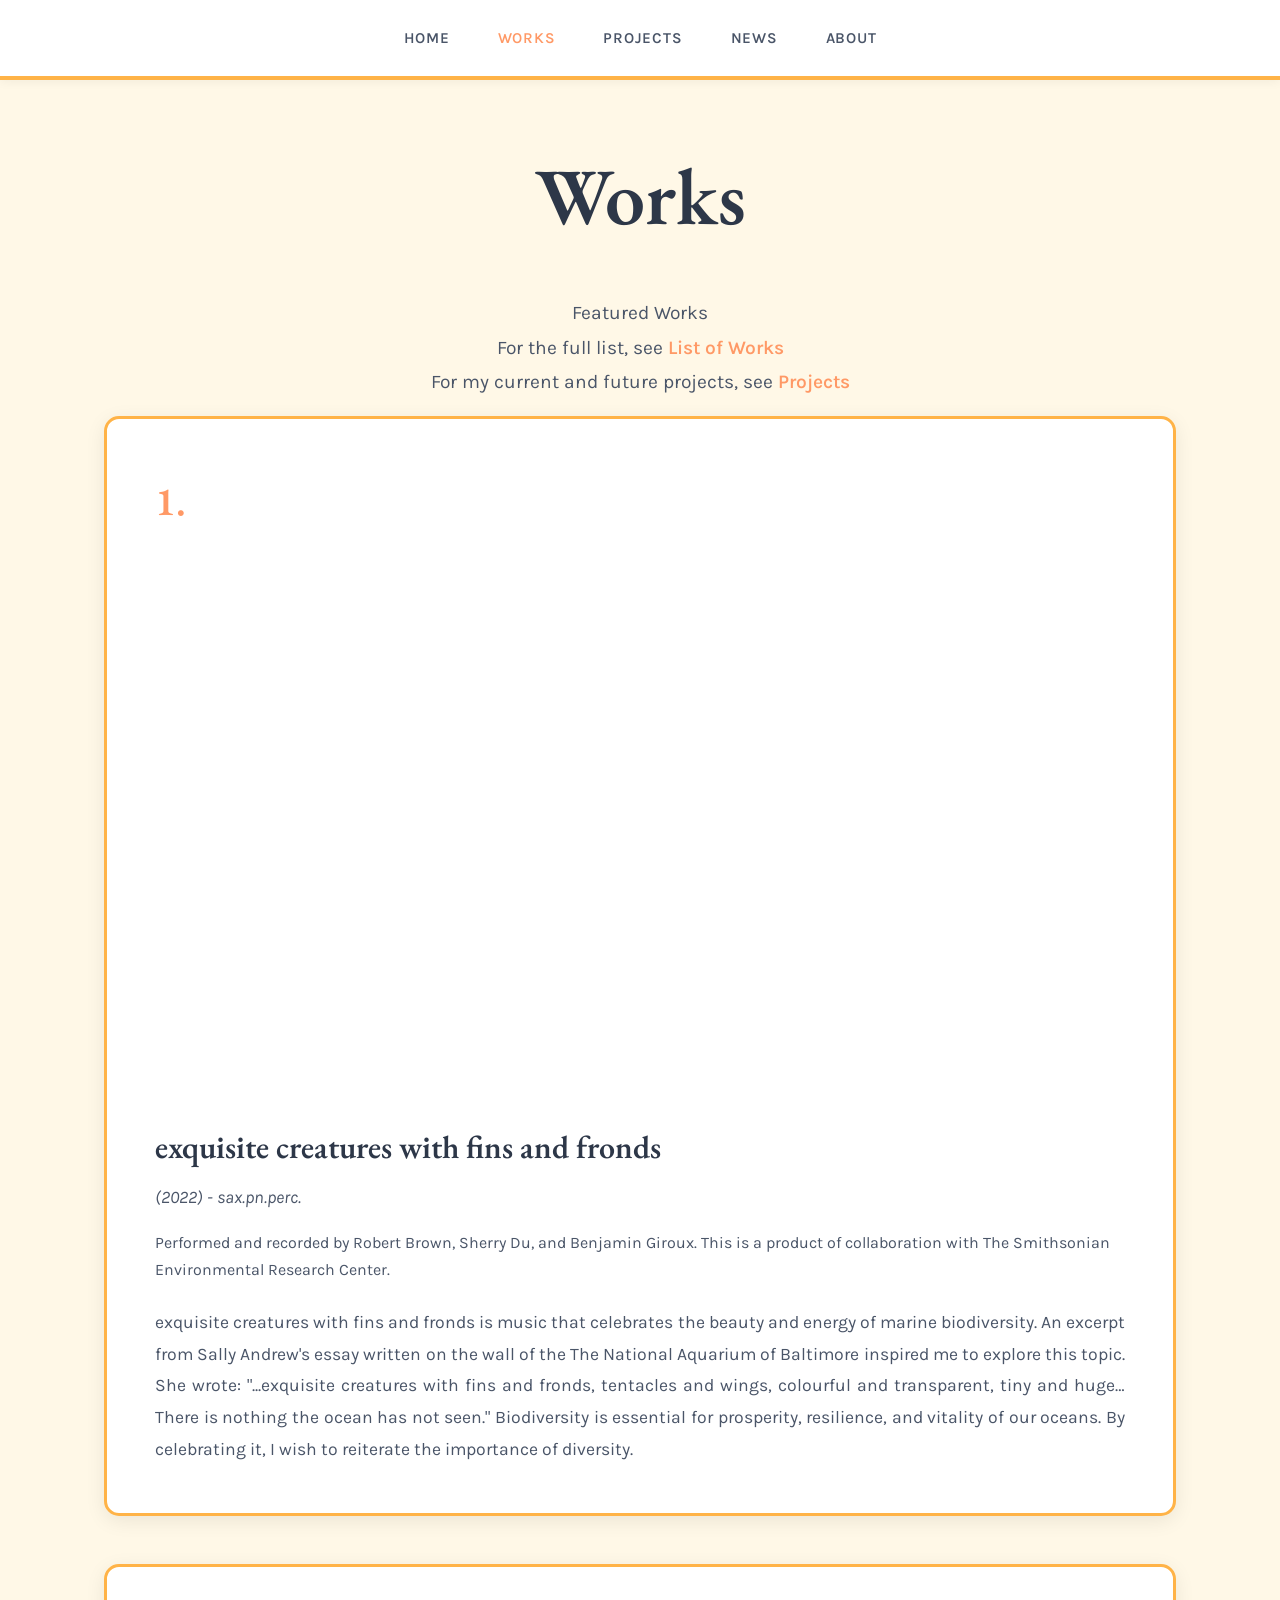
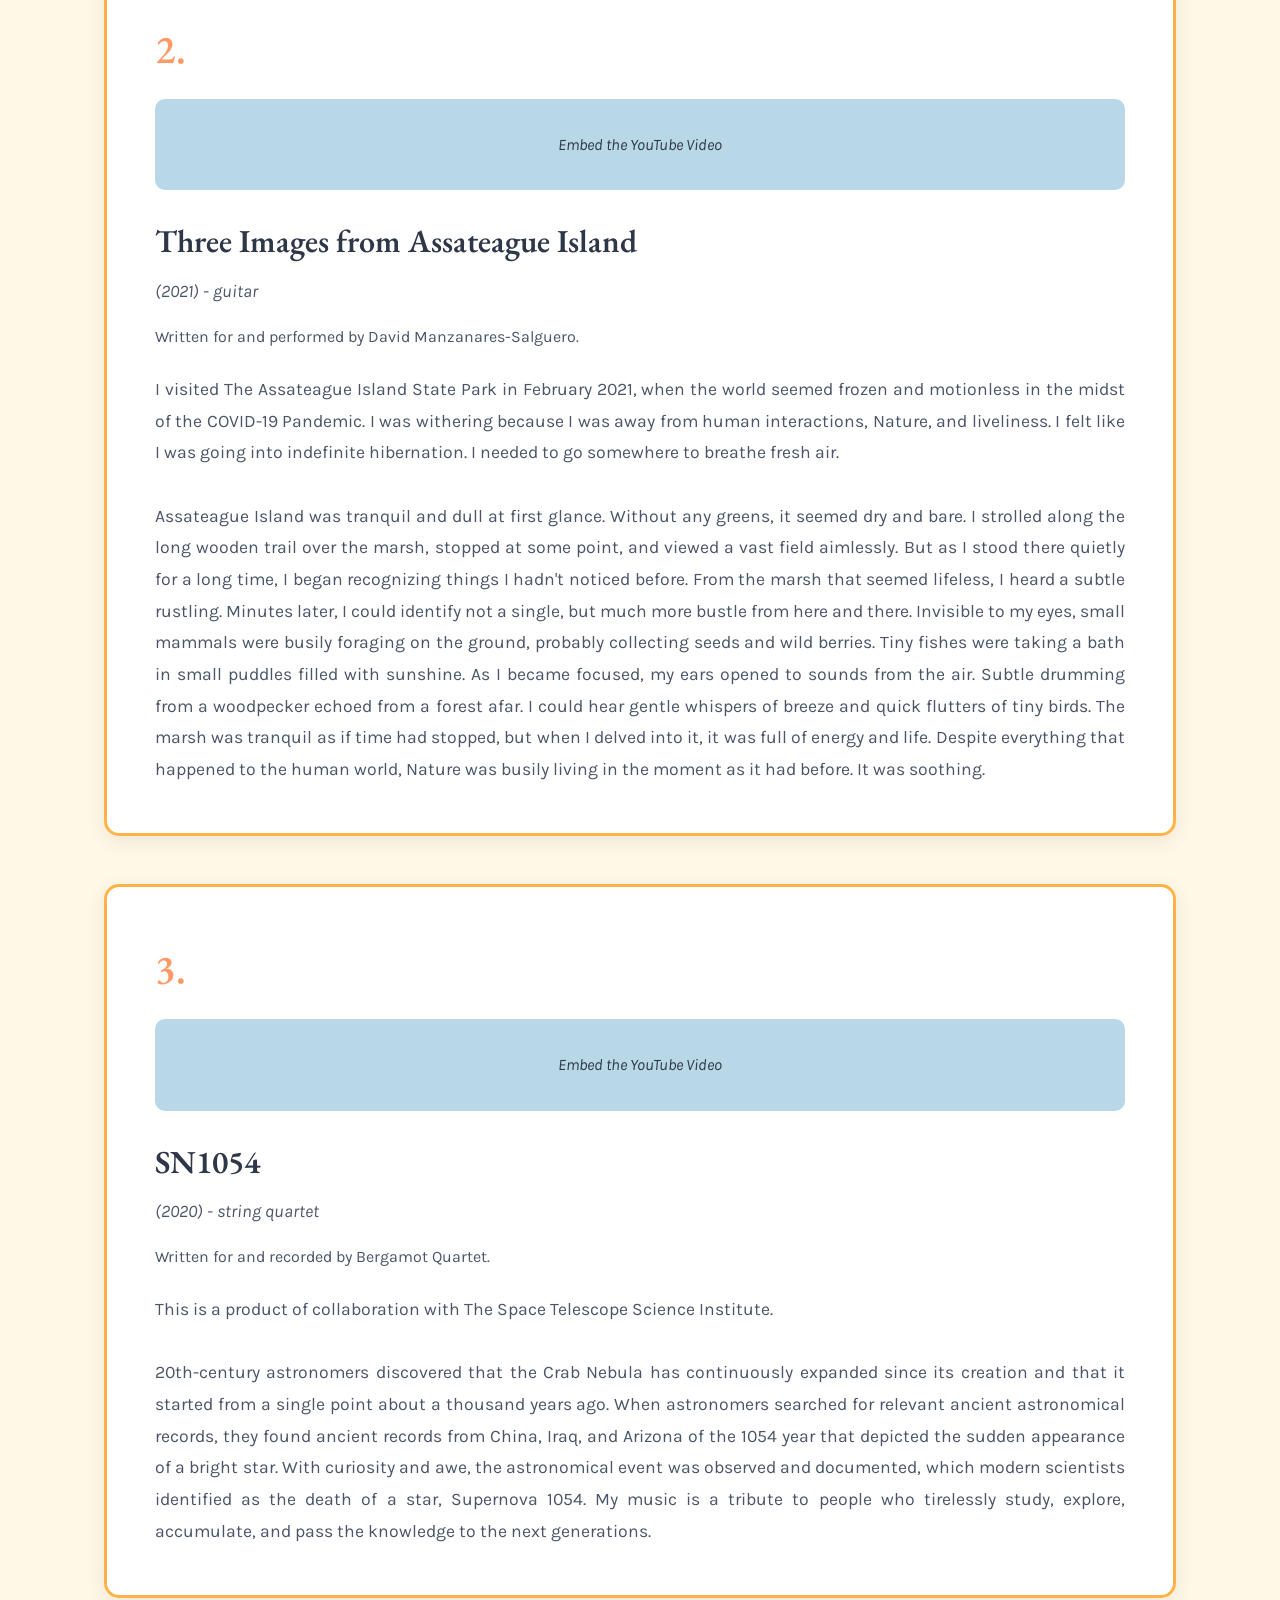
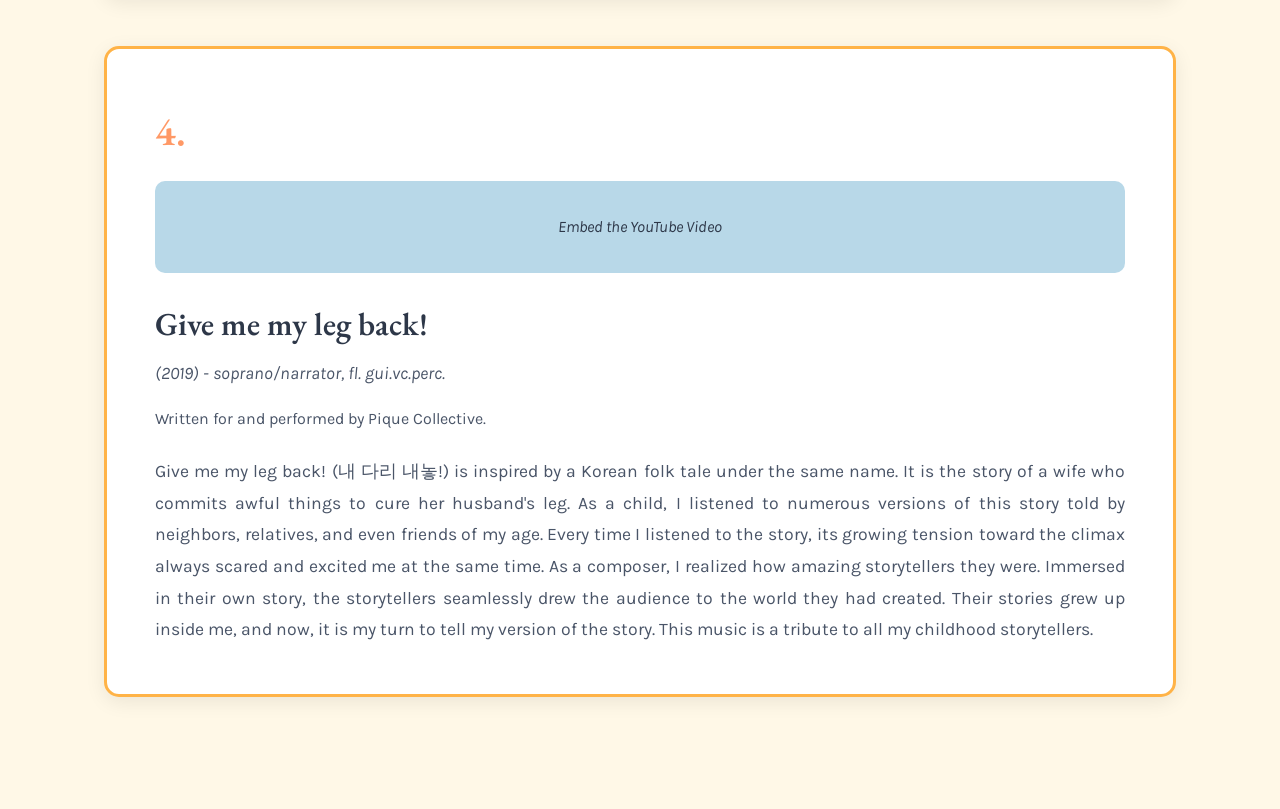
<file: works (1).html>
<!DOCTYPE html>
<html lang="en">
<head>
    <meta charset="UTF-8">
    <meta name="viewport" content="width=device-width, initial-scale=1.0">
    <title>Works - Seo Yoon Soyoona Kim</title>
    <link rel="preconnect" href="https://fonts.googleapis.com">
    <link rel="preconnect" href="https://fonts.gstatic.com" crossorigin>
    <link href="https://fonts.googleapis.com/css2?family=EB+Garamond:wght@400;500;600;700&family=Karla:wght@400;500;600;700&display=swap" rel="stylesheet">
    <style>
        :root {
            /* Vibrant Color Palette */
            --color-sky: #B8D8E8;
            --color-sunshine: #FFD966;
            --color-orange: #FF9966;
            --color-green: #A8D5BA;
            --color-cream: #FFF8E7;
            --color-text: #4A5568;
            --color-text-dark: #2D3748;
            --color-border: #FFB347;
            
            /* Typography */
            --font-serif: 'EB Garamond', serif;
            --font-sans: 'Karla', sans-serif;
        }

        * {
            margin: 0;
            padding: 0;
            box-sizing: border-box;
        }

        body {
            font-family: var(--font-sans);
            background: var(--color-cream);
            color: var(--color-text-dark);
            line-height: 1.7;
        }

        ::selection {
            background: var(--color-sunshine);
            color: var(--color-text-dark);
        }

        /* Navigation */
        nav {
            position: fixed;
            top: 0;
            width: 100%;
            background: white;
            border-bottom: 4px solid var(--color-border);
            z-index: 1000;
            padding: 0;
            box-shadow: 0 2px 10px rgba(0, 0, 0, 0.05);
        }

        .nav-container {
            max-width: 1400px;
            margin: 0 auto;
            display: flex;
            justify-content: center;
            align-items: center;
            padding: 1.5rem 3%;
        }

        .nav-links {
            display: flex;
            gap: 3rem;
            list-style: none;
        }

        .nav-links a {
            color: var(--color-text);
            text-decoration: none;
            font-size: 0.95rem;
            font-weight: 600;
            letter-spacing: 0.05em;
            text-transform: uppercase;
        }

        .nav-links a:hover,
        .nav-links a.active {
            color: var(--color-orange);
        }

        /* Main Content */
        main {
            max-width: 1200px;
            margin: 0 auto;
            padding: 8rem 5% 4rem;
        }

        h1 {
            font-family: var(--font-serif);
            font-size: clamp(3rem, 8vw, 5rem);
            font-weight: 600;
            color: var(--color-text-dark);
            margin-bottom: 2rem;
            text-align: center;
        }

        .intro {
            text-align: center;
            font-size: 1.2rem;
            color: var(--color-text);
            margin-bottom: 1rem;
            line-height: 1.8;
        }

        .intro a {
            color: var(--color-orange);
            text-decoration: none;
            font-weight: 600;
        }

        .intro a:hover {
            text-decoration: underline;
        }

        /* Work Items */
        .work-item {
            background: white;
            border: 3px solid var(--color-border);
            border-radius: 15px;
            padding: 3rem;
            margin-bottom: 3rem;
            box-shadow: 0 5px 20px rgba(0, 0, 0, 0.08);
        }

        .work-number {
            font-family: var(--font-serif);
            font-size: 2.5rem;
            font-weight: 600;
            color: var(--color-orange);
            margin-bottom: 1rem;
        }

        .work-title {
            font-family: var(--font-serif);
            font-size: 2rem;
            font-weight: 600;
            color: var(--color-text-dark);
            margin-bottom: 0.5rem;
        }

        .work-instrumentation {
            font-size: 1.1rem;
            color: var(--color-text);
            font-style: italic;
            margin-bottom: 1rem;
        }

        .work-performers {
            font-size: 1rem;
            color: var(--color-text);
            margin-bottom: 1.5rem;
        }

        .work-description {
            font-size: 1.1rem;
            color: var(--color-text);
            line-height: 1.8;
            text-align: justify;
        }

        .video-placeholder {
            background: var(--color-sky);
            padding: 2rem;
            text-align: center;
            border-radius: 10px;
            margin-bottom: 1.5rem;
            color: var(--color-text-dark);
            font-style: italic;
        }

        /* YouTube Video Container */
        .video-container {
            position: relative;
            padding-bottom: 56.25%; /* 16:9 aspect ratio */
            height: 0;
            overflow: hidden;
            border-radius: 10px;
            margin-bottom: 1.5rem;
        }

        .video-container iframe {
            position: absolute;
            top: 0;
            left: 0;
            width: 100%;
            height: 100%;
            border: none;
        }

        /* Responsive */
        @media (max-width: 768px) {
            .nav-links {
                gap: 1.5rem;
            }

            .nav-links a {
                font-size: 0.75rem;
            }

            main {
                padding: 6rem 5% 3rem;
            }

            h1 {
                font-size: clamp(2.5rem, 10vw, 4rem);
            }

            .work-item {
                padding: 2rem;
            }

            .work-number {
                font-size: 2rem;
            }

            .work-title {
                font-size: 1.6rem;
            }
        }

        @media (max-width: 480px) {
            .nav-links {
                gap: 1rem;
            }

            .nav-links a {
                font-size: 0.65rem;
            }

            .work-item {
                padding: 1.5rem;
            }

            .intro {
                font-size: 1rem;
            }
        }
    </style>
</head>
<body>
    <!-- Navigation -->
    <nav>
        <div class="nav-container">
            <ul class="nav-links">
                <li><a href="index.html">Home</a></li>
                <li><a href="works.html" class="active">Works</a></li>
                <li><a href="Projects.html">Projects</a></li>
                <li><a href="News.html">News</a></li>
                <li><a href="About.html">About</a></li>
            </ul>
        </div>
    </nav>

    <!-- Main Content -->
    <main>
        <h1>Works</h1>
        
        <p class="intro">
            Featured Works<br>
            For the full list, see <a href="ListOfWorks.html">List of Works</a><br>
            For my current and future projects, see <a href="Projects.html">Projects</a>
        </p>

        <!-- Work 1 -->
        <div class="work-item">
            <div class="work-number">1.</div>
            <div class="video-container">
                <iframe src="https://www.youtube.com/embed/5J3gqolo-qI" allow="accelerometer; autoplay; clipboard-write; encrypted-media; gyroscope; picture-in-picture" allowfullscreen></iframe>
            </div>
            <h2 class="work-title">exquisite creatures with fins and fronds</h2>
            <p class="work-instrumentation">(2022) - sax.pn.perc.</p>
            <p class="work-performers">Performed and recorded by Robert Brown, Sherry Du, and Benjamin Giroux. This is a product of collaboration with The Smithsonian Environmental Research Center.</p>
            <p class="work-description">
                exquisite creatures with fins and fronds is music that celebrates the beauty and energy of marine biodiversity. An excerpt from Sally Andrew's essay written on the wall of the The National Aquarium of Baltimore inspired me to explore this topic. She wrote: "...exquisite creatures with fins and fronds, tentacles and wings, colourful and transparent, tiny and huge…There is nothing the ocean has not seen." Biodiversity is essential for prosperity, resilience, and vitality of our oceans. By celebrating it, I wish to reiterate the importance of diversity.
            </p>
        </div>

        <!-- Work 2 -->
        <div class="work-item">
            <div class="work-number">2.</div>
            <div class="video-placeholder">Embed the YouTube Video</div>
            <h2 class="work-title">Three Images from Assateague Island</h2>
            <p class="work-instrumentation">(2021) - guitar</p>
            <p class="work-performers">Written for and performed by David Manzanares-Salguero.</p>
            <p class="work-description">
                I visited The Assateague Island State Park in February 2021, when the world seemed frozen and motionless in the midst of the COVID-19 Pandemic. I was withering because I was away from human interactions, Nature, and liveliness. I felt like I was going into indefinite hibernation. I needed to go somewhere to breathe fresh air.
                <br><br>
                Assateague Island was tranquil and dull at first glance. Without any greens, it seemed dry and bare. I strolled along the long wooden trail over the marsh, stopped at some point, and viewed a vast field aimlessly. But as I stood there quietly for a long time, I began recognizing things I hadn't noticed before. From the marsh that seemed lifeless, I heard a subtle rustling. Minutes later, I could identify not a single, but much more bustle from here and there. Invisible to my eyes, small mammals were busily foraging on the ground, probably collecting seeds and wild berries. Tiny fishes were taking a bath in small puddles filled with sunshine. As I became focused, my ears opened to sounds from the air. Subtle drumming from a woodpecker echoed from a forest afar. I could hear gentle whispers of breeze and quick flutters of tiny birds. The marsh was tranquil as if time had stopped, but when I delved into it, it was full of energy and life. Despite everything that happened to the human world, Nature was busily living in the moment as it had before. It was soothing.
            </p>
        </div>

        <!-- Work 3 -->
        <div class="work-item">
            <div class="work-number">3.</div>
            <div class="video-placeholder">Embed the YouTube Video</div>
            <h2 class="work-title">SN1054</h2>
            <p class="work-instrumentation">(2020) - string quartet</p>
            <p class="work-performers">Written for and recorded by Bergamot Quartet.</p>
            <p class="work-description">
                This is a product of collaboration with The Space Telescope Science Institute.
                <br><br>
                20th-century astronomers discovered that the Crab Nebula has continuously expanded since its creation and that it started from a single point about a thousand years ago. When astronomers searched for relevant ancient astronomical records, they found ancient records from China, Iraq, and Arizona of the 1054 year that depicted the sudden appearance of a bright star. With curiosity and awe, the astronomical event was observed and documented, which modern scientists identified as the death of a star, Supernova 1054. My music is a tribute to people who tirelessly study, explore, accumulate, and pass the knowledge to the next generations.
            </p>
        </div>

        <!-- Work 4 -->
        <div class="work-item">
            <div class="work-number">4.</div>
            <div class="video-placeholder">Embed the YouTube Video</div>
            <h2 class="work-title">Give me my leg back!</h2>
            <p class="work-instrumentation">(2019) - soprano/narrator, fl. gui.vc.perc.</p>
            <p class="work-performers">Written for and performed by Pique Collective.</p>
            <p class="work-description">
                Give me my leg back! (내 다리 내놓!) is inspired by a Korean folk tale under the same name. It is the story of a wife who commits awful things to cure her husband's leg. As a child, I listened to numerous versions of this story told by neighbors, relatives, and even friends of my age. Every time I listened to the story, its growing tension toward the climax always scared and excited me at the same time. As a composer, I realized how amazing storytellers they were. Immersed in their own story, the storytellers seamlessly drew the audience to the world they had created. Their stories grew up inside me, and now, it is my turn to tell my version of the story. This music is a tribute to all my childhood storytellers.
            </p>
        </div>

    </main>
</body>
</html>
</file>
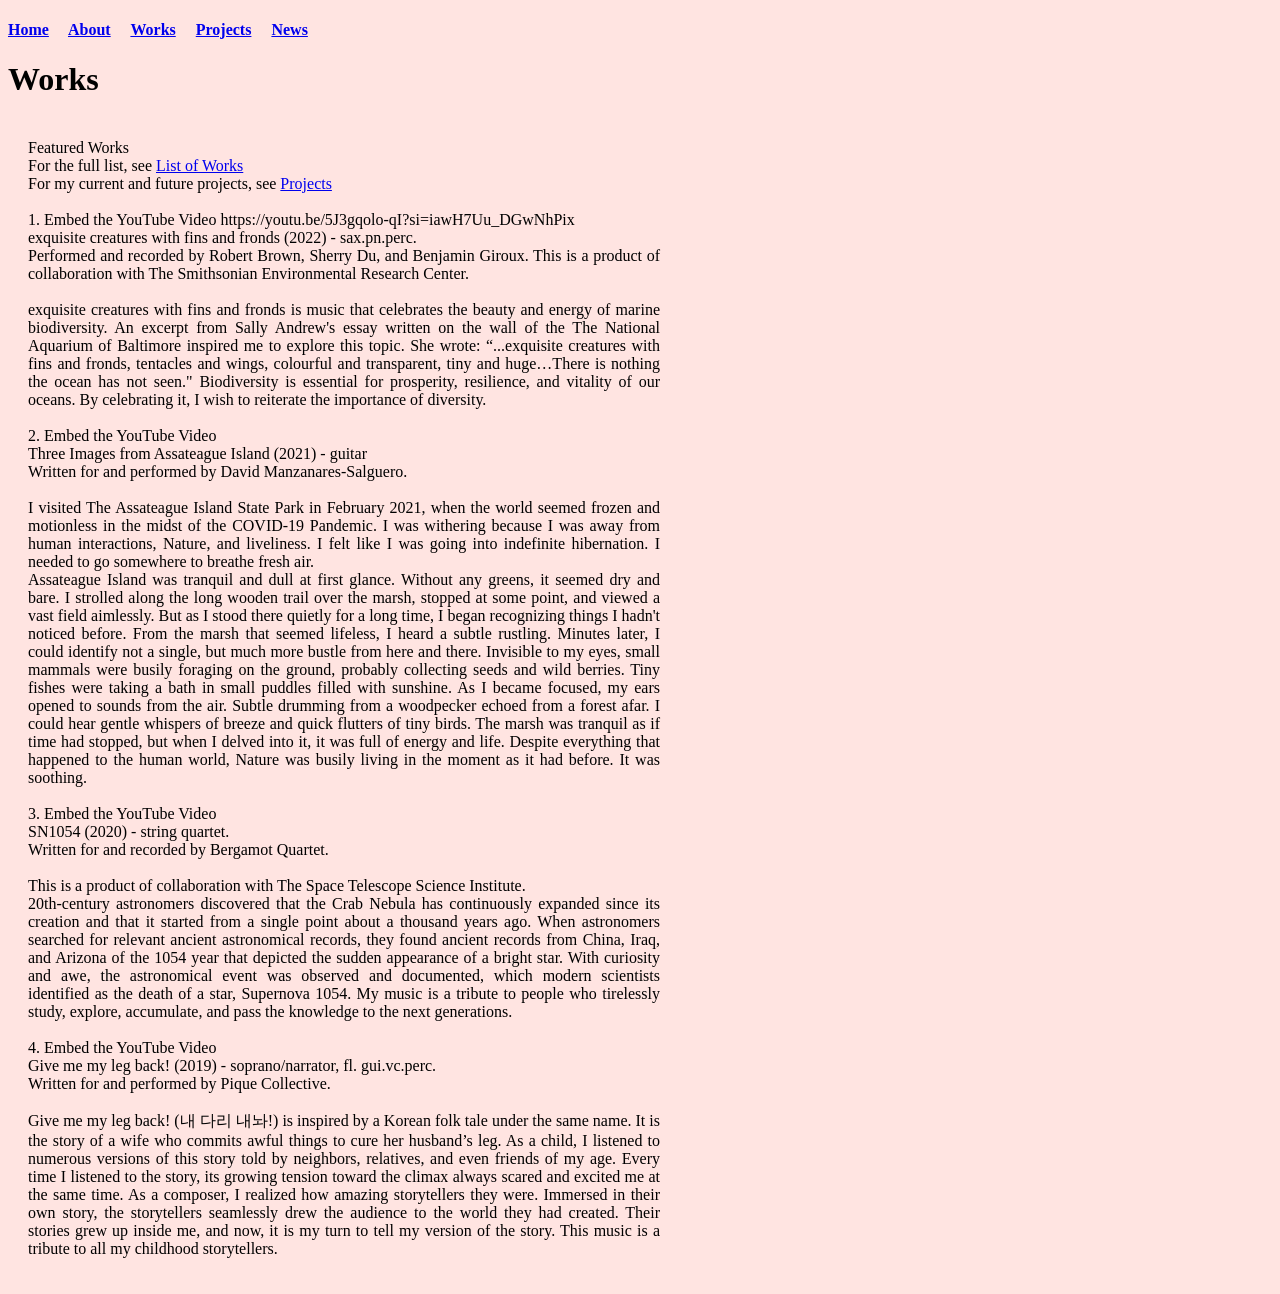
<file: works old.html>
<!DOCTYPE html>
<html>

<head>
<meta charset="UTF-8">
    <meta name="viewport" content="width=device-width, initial-scale=1.0">
    <title>Seo Yoon Soyoona Kim </title>
    <style>
        .half-width {
            width: 50%;
            text-align: justify;
            padding: 20px;
            border-radius: 10px;
        }
    </style>
</head>



<body>
<body style="background-color:MistyRose;">

<h4> 

<a href="index.html"> Home</a> &nbsp;&nbsp;&nbsp;
<a href="About.html"> About</a> &nbsp;&nbsp;&nbsp;
<a href="works.html"> Works</a> &nbsp;&nbsp;&nbsp;
<a href="Projects.html"> Projects</a> &nbsp;&nbsp;&nbsp;
<a href="News.html"> News</a>

</h4>

<h1> Works </h1>
<p>

<p class="half-width">
Featured Works <br>
For the full list, see <a href="ListOfWorks.html">List of Works </a> <br>
For my current and future projects, see <a href="Projects.html">Projects</a> <br><br>


​1. 
Embed the YouTube Video https://youtu.be/5J3gqolo-qI?si=iawH7Uu_DGwNhPix<br>

exquisite creatures with fins and fronds (2022) - sax.pn.perc.<br>

Performed and recorded by Robert Brown, Sherry Du, and Benjamin Giroux. This is a product of collaboration with The Smithsonian Environmental Research Center. <br><br>

exquisite creatures with fins and fronds is music that celebrates the beauty and energy of marine biodiversity. An excerpt from Sally Andrew's essay written on the wall of the
The National Aquarium of Baltimore inspired me to explore this topic. She wrote: “...exquisite creatures with fins and fronds, tentacles and wings, colourful and transparent, tiny and huge…There is nothing the ocean has not seen." Biodiversity is essential for prosperity, resilience, and vitality of our oceans. By celebrating it, I wish to reiterate the importance of diversity.<br><br>


2. Embed the YouTube Video<br>

Three Images from Assateague Island (2021) - guitar<br>

Written for and performed by David Manzanares-Salguero. <br><br>

I visited The Assateague Island State Park in February 2021, when the world seemed frozen and motionless in the midst of the COVID-19 Pandemic. I was withering because I was away from human interactions, Nature, and liveliness. I felt like I was going into indefinite hibernation. I needed to go somewhere to breathe fresh air. <br>

Assateague Island was tranquil and dull at first glance. Without any greens, it seemed dry and bare. I strolled along the long wooden trail over the marsh, stopped at some point, and viewed a vast field aimlessly. But as I stood there quietly for a long time, I began recognizing things I hadn't noticed before. From the marsh that seemed lifeless, I heard a subtle rustling. Minutes later, I could identify not a single, but much more bustle from here and there. Invisible to my eyes, small mammals were busily foraging on the ground, probably collecting seeds and wild berries. Tiny fishes were taking a bath in small puddles filled with sunshine. As I became focused, my ears opened to sounds from the air. Subtle drumming from a woodpecker echoed from a forest afar. I could hear gentle whispers of breeze and quick flutters of tiny birds. The marsh was tranquil as if time had stopped, but when I delved into it, it was full of energy and life. Despite everything that happened to the human world, Nature was busily living in the moment as it had before. It was soothing.<br><br>

3. Embed the YouTube Video<br>

SN1054 (2020) - string quartet.<br>

Written for and recorded by Bergamot Quartet. <br><br>

This is a product of collaboration with The Space Telescope Science Institute. <br>

20th-century astronomers discovered that the Crab Nebula has continuously expanded since its creation and that it started from a single point about a thousand years ago. When astronomers searched for relevant ancient astronomical records, they found ancient records from China, Iraq, and Arizona of the 1054 year that depicted the sudden appearance of a bright star. With curiosity and awe, the astronomical event was observed and documented, which modern scientists identified as the death of a star, Supernova 1054.
My music is a tribute to people who tirelessly study, explore, accumulate, and pass the knowledge to the next generations.<br><br>



4. Embed the YouTube Video<br>

Give me my leg back! (2019) - soprano/narrator, fl. gui.vc.perc. <br>

Written for and performed by Pique Collective. <br><br>

Give me my leg back! (내 다리 내놔!) is inspired by a Korean folk tale under the same name. It is the story of a wife who commits awful things to cure her husband’s leg. As a child, I listened to numerous versions of this story told by neighbors, relatives, and even friends of my age. Every time I listened to the story, its growing tension toward the climax always scared and excited me at the same time. As a composer, I realized how amazing storytellers they were. Immersed in their own story, the storytellers seamlessly drew the audience to the world they had created. Their stories grew up inside me, and now, it is my turn to tell my version of the story. This music is a tribute to all my childhood storytellers.

</p>

</body>
</html>
</file>
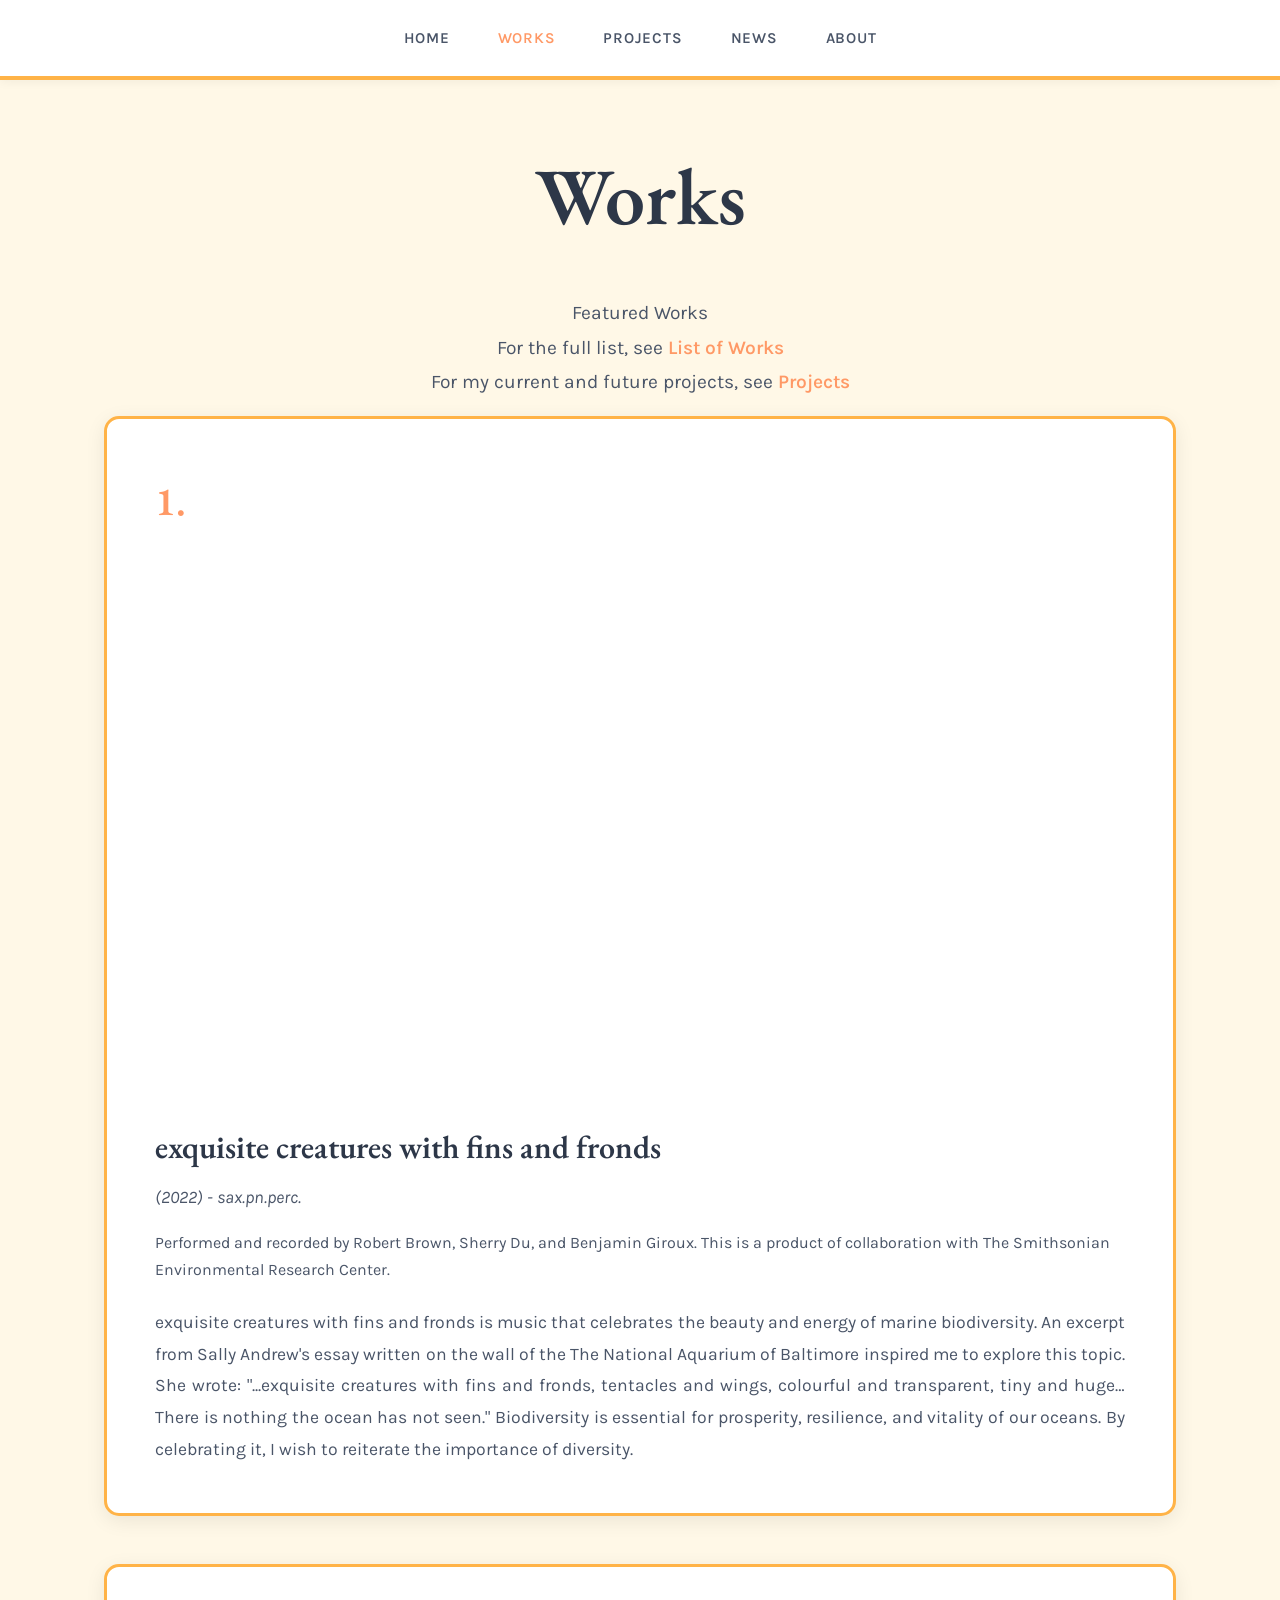
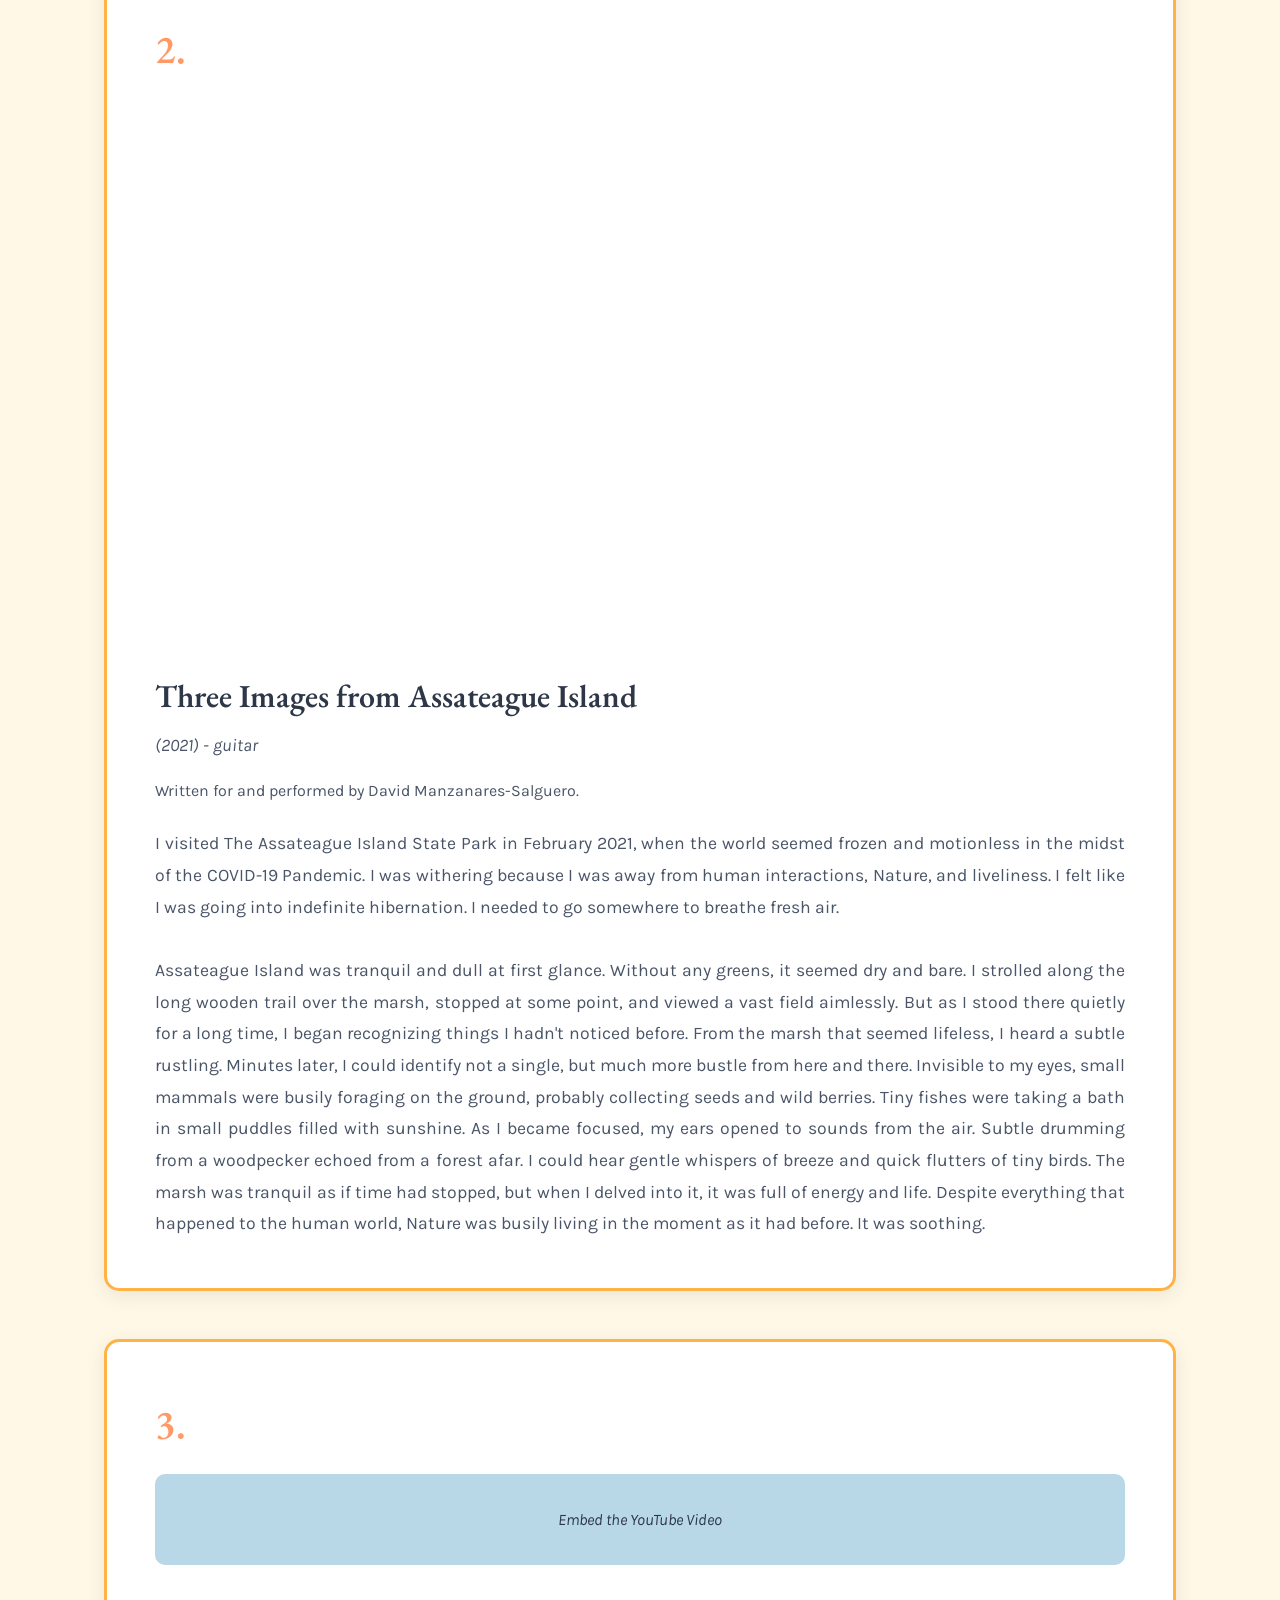
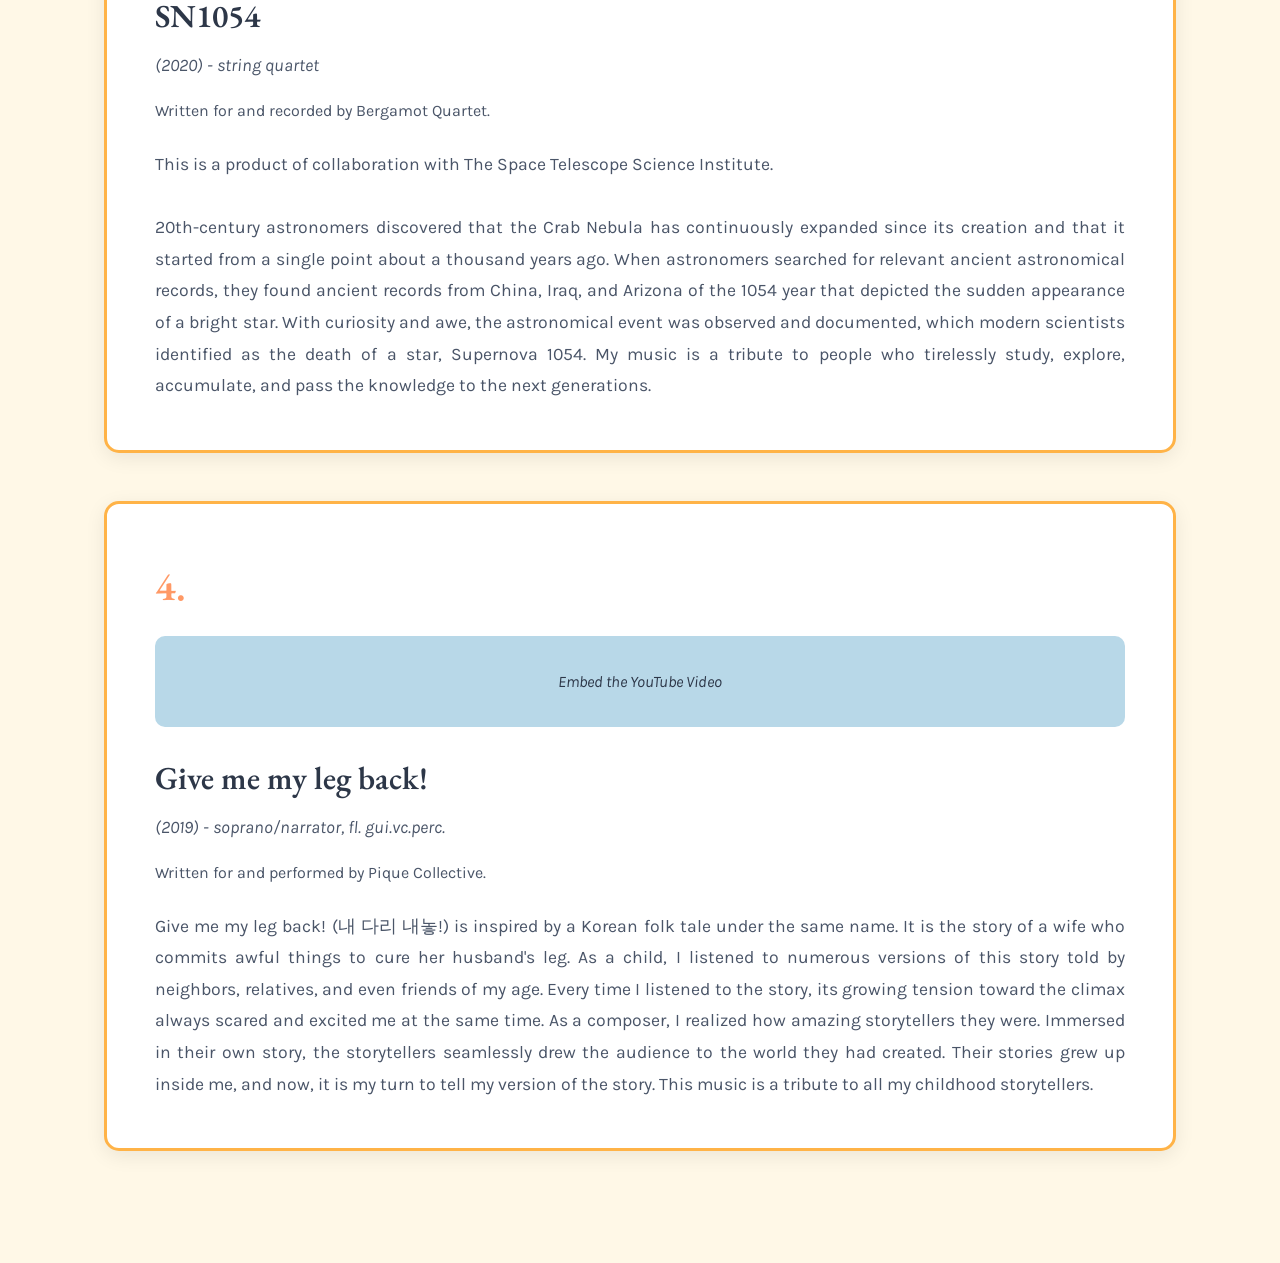
<file: works.html>
<!DOCTYPE html>
<html lang="en">
<head>
    <meta charset="UTF-8">
    <meta name="viewport" content="width=device-width, initial-scale=1.0">
    <title>Works - Seo Yoon Soyoona Kim</title>
    <link rel="preconnect" href="https://fonts.googleapis.com">
    <link rel="preconnect" href="https://fonts.gstatic.com" crossorigin>
    <link href="https://fonts.googleapis.com/css2?family=EB+Garamond:wght@400;500;600;700&family=Karla:wght@400;500;600;700&display=swap" rel="stylesheet">
    <style>
        :root {
            /* Vibrant Color Palette */
            --color-sky: #B8D8E8;
            --color-sunshine: #FFD966;
            --color-orange: #FF9966;
            --color-green: #A8D5BA;
            --color-cream: #FFF8E7;
            --color-text: #4A5568;
            --color-text-dark: #2D3748;
            --color-border: #FFB347;
            
            /* Typography */
            --font-serif: 'EB Garamond', serif;
            --font-sans: 'Karla', sans-serif;
        }

        * {
            margin: 0;
            padding: 0;
            box-sizing: border-box;
        }

        body {
            font-family: var(--font-sans);
            background: var(--color-cream);
            color: var(--color-text-dark);
            line-height: 1.7;
        }

        ::selection {
            background: var(--color-sunshine);
            color: var(--color-text-dark);
        }

        /* Navigation */
        nav {
            position: fixed;
            top: 0;
            width: 100%;
            background: white;
            border-bottom: 4px solid var(--color-border);
            z-index: 1000;
            padding: 0;
            box-shadow: 0 2px 10px rgba(0, 0, 0, 0.05);
        }

        .nav-container {
            max-width: 1400px;
            margin: 0 auto;
            display: flex;
            justify-content: center;
            align-items: center;
            padding: 1.5rem 3%;
        }

        .nav-links {
            display: flex;
            gap: 3rem;
            list-style: none;
        }

        .nav-links a {
            color: var(--color-text);
            text-decoration: none;
            font-size: 0.95rem;
            font-weight: 600;
            letter-spacing: 0.05em;
            text-transform: uppercase;
        }

        .nav-links a:hover,
        .nav-links a.active {
            color: var(--color-orange);
        }

        /* Main Content */
        main {
            max-width: 1200px;
            margin: 0 auto;
            padding: 8rem 5% 4rem;
        }

        h1 {
            font-family: var(--font-serif);
            font-size: clamp(3rem, 8vw, 5rem);
            font-weight: 600;
            color: var(--color-text-dark);
            margin-bottom: 2rem;
            text-align: center;
        }

        .intro {
            text-align: center;
            font-size: 1.2rem;
            color: var(--color-text);
            margin-bottom: 1rem;
            line-height: 1.8;
        }

        .intro a {
            color: var(--color-orange);
            text-decoration: none;
            font-weight: 600;
        }

        .intro a:hover {
            text-decoration: underline;
        }

        /* Work Items */
        .work-item {
            background: white;
            border: 3px solid var(--color-border);
            border-radius: 15px;
            padding: 3rem;
            margin-bottom: 3rem;
            box-shadow: 0 5px 20px rgba(0, 0, 0, 0.08);
        }

        .work-number {
            font-family: var(--font-serif);
            font-size: 2.5rem;
            font-weight: 600;
            color: var(--color-orange);
            margin-bottom: 1rem;
        }

        .work-title {
            font-family: var(--font-serif);
            font-size: 2rem;
            font-weight: 600;
            color: var(--color-text-dark);
            margin-bottom: 0.5rem;
        }

        .work-instrumentation {
            font-size: 1.1rem;
            color: var(--color-text);
            font-style: italic;
            margin-bottom: 1rem;
        }

        .work-performers {
            font-size: 1rem;
            color: var(--color-text);
            margin-bottom: 1.5rem;
        }

        .work-description {
            font-size: 1.1rem;
            color: var(--color-text);
            line-height: 1.8;
            text-align: justify;
        }

        .video-placeholder {
            background: var(--color-sky);
            padding: 2rem;
            text-align: center;
            border-radius: 10px;
            margin-bottom: 1.5rem;
            color: var(--color-text-dark);
            font-style: italic;
        }

        /* YouTube Video Container */
        .video-container {
            position: relative;
            padding-bottom: 56.25%; /* 16:9 aspect ratio */
            height: 0;
            overflow: hidden;
            border-radius: 10px;
            margin-bottom: 1.5rem;
        }

        .video-container iframe {
            position: absolute;
            top: 0;
            left: 0;
            width: 100%;
            height: 100%;
            border: none;
        }

        /* Responsive */
        @media (max-width: 768px) {
            .nav-links {
                gap: 1.5rem;
            }

            .nav-links a {
                font-size: 0.75rem;
            }

            main {
                padding: 6rem 5% 3rem;
            }

            h1 {
                font-size: clamp(2.5rem, 10vw, 4rem);
            }

            .work-item {
                padding: 2rem;
            }

            .work-number {
                font-size: 2rem;
            }

            .work-title {
                font-size: 1.6rem;
            }
        }

        @media (max-width: 480px) {
            .nav-links {
                gap: 1rem;
            }

            .nav-links a {
                font-size: 0.65rem;
            }

            .work-item {
                padding: 1.5rem;
            }

            .intro {
                font-size: 1rem;
            }
        }
    </style>
</head>
<body>
    <!-- Navigation -->
    <nav>
        <div class="nav-container">
            <ul class="nav-links">
                <li><a href="index.html">Home</a></li>
                <li><a href="works.html" class="active">Works</a></li>
                <li><a href="Projects.html">Projects</a></li>
                <li><a href="News.html">News</a></li>
                <li><a href="About.html">About</a></li>
            </ul>
        </div>
    </nav>

    <!-- Main Content -->
    <main>
        <h1>Works</h1>
        
        <p class="intro">
            Featured Works<br>
            For the full list, see <a href="ListOfWorks.html">List of Works</a><br>
            For my current and future projects, see <a href="Projects.html">Projects</a>
        </p>

        <!-- Work 1 -->
        <div class="work-item">
            <div class="work-number">1.</div>
            <div class="video-container">
                <iframe src="https://www.youtube.com/embed/5J3gqolo-qI" allow="accelerometer; autoplay; clipboard-write; encrypted-media; gyroscope; picture-in-picture" allowfullscreen></iframe>
            </div>
            <h2 class="work-title">exquisite creatures with fins and fronds</h2>
            <p class="work-instrumentation">(2022) - sax.pn.perc.</p>
            <p class="work-performers">Performed and recorded by Robert Brown, Sherry Du, and Benjamin Giroux. This is a product of collaboration with The Smithsonian Environmental Research Center.</p>
            <p class="work-description">
                exquisite creatures with fins and fronds is music that celebrates the beauty and energy of marine biodiversity. An excerpt from Sally Andrew's essay written on the wall of the The National Aquarium of Baltimore inspired me to explore this topic. She wrote: "...exquisite creatures with fins and fronds, tentacles and wings, colourful and transparent, tiny and huge…There is nothing the ocean has not seen." Biodiversity is essential for prosperity, resilience, and vitality of our oceans. By celebrating it, I wish to reiterate the importance of diversity.
            </p>
        </div>

        <!-- Work 2 -->
        <div class="work-item">
            <div class="work-number">2.</div>
            <div class="video-container"><iframe width="560" height="315" src="https://www.youtube.com/embed/1nT_p9Xnms0?si=NqvI5SWXKcI58PMH" title="YouTube video player" frameborder="0" allow="accelerometer; autoplay; clipboard-write; encrypted-media; gyroscope; picture-in-picture; web-share" referrerpolicy="strict-origin-when-cross-origin" allowfullscreen></iframe></div>
            <h2 class="work-title">Three Images from Assateague Island</h2>
            <p class="work-instrumentation">(2021) - guitar</p>
            <p class="work-performers">Written for and performed by David Manzanares-Salguero.</p>
            <p class="work-description">
                I visited The Assateague Island State Park in February 2021, when the world seemed frozen and motionless in the midst of the COVID-19 Pandemic. I was withering because I was away from human interactions, Nature, and liveliness. I felt like I was going into indefinite hibernation. I needed to go somewhere to breathe fresh air.
                <br><br>
                Assateague Island was tranquil and dull at first glance. Without any greens, it seemed dry and bare. I strolled along the long wooden trail over the marsh, stopped at some point, and viewed a vast field aimlessly. But as I stood there quietly for a long time, I began recognizing things I hadn't noticed before. From the marsh that seemed lifeless, I heard a subtle rustling. Minutes later, I could identify not a single, but much more bustle from here and there. Invisible to my eyes, small mammals were busily foraging on the ground, probably collecting seeds and wild berries. Tiny fishes were taking a bath in small puddles filled with sunshine. As I became focused, my ears opened to sounds from the air. Subtle drumming from a woodpecker echoed from a forest afar. I could hear gentle whispers of breeze and quick flutters of tiny birds. The marsh was tranquil as if time had stopped, but when I delved into it, it was full of energy and life. Despite everything that happened to the human world, Nature was busily living in the moment as it had before. It was soothing.
            </p>
        </div>

        <!-- Work 3 -->
        <div class="work-item">
            <div class="work-number">3.</div>
            <div class="video-placeholder">Embed the YouTube Video</div>
            <h2 class="work-title">SN1054</h2>
            <p class="work-instrumentation">(2020) - string quartet</p>
            <p class="work-performers">Written for and recorded by Bergamot Quartet.</p>
            <p class="work-description">
                This is a product of collaboration with The Space Telescope Science Institute.
                <br><br>
                20th-century astronomers discovered that the Crab Nebula has continuously expanded since its creation and that it started from a single point about a thousand years ago. When astronomers searched for relevant ancient astronomical records, they found ancient records from China, Iraq, and Arizona of the 1054 year that depicted the sudden appearance of a bright star. With curiosity and awe, the astronomical event was observed and documented, which modern scientists identified as the death of a star, Supernova 1054. My music is a tribute to people who tirelessly study, explore, accumulate, and pass the knowledge to the next generations.
            </p>
        </div>

        <!-- Work 4 -->
        <div class="work-item">
            <div class="work-number">4.</div>
            <div class="video-placeholder">Embed the YouTube Video</div>
            <h2 class="work-title">Give me my leg back!</h2>
            <p class="work-instrumentation">(2019) - soprano/narrator, fl. gui.vc.perc.</p>
            <p class="work-performers">Written for and performed by Pique Collective.</p>
            <p class="work-description">
                Give me my leg back! (내 다리 내놓!) is inspired by a Korean folk tale under the same name. It is the story of a wife who commits awful things to cure her husband's leg. As a child, I listened to numerous versions of this story told by neighbors, relatives, and even friends of my age. Every time I listened to the story, its growing tension toward the climax always scared and excited me at the same time. As a composer, I realized how amazing storytellers they were. Immersed in their own story, the storytellers seamlessly drew the audience to the world they had created. Their stories grew up inside me, and now, it is my turn to tell my version of the story. This music is a tribute to all my childhood storytellers.
            </p>
        </div>

    </main>
</body>
</html>
</file>
<file: style.css>
/* style.css */

* {
  margin: 0;
  padding: 0;
  box-sizing: border-box;
}

html {
  scroll-behavior: smooth;
}

body {
  font-family: 'Cormorant Garamond', serif;
  color: #2f2f2f;
  background-image: url('image/sky.jpg');
  background-size: cover;
  background-position: center;
  background-attachment: fixed;
  line-height: 1.8;
  overflow-x: hidden;
}

.overlay {
  position: fixed;
  inset: 0;
  background: rgba(255,255,255,0.15);
  backdrop-filter: blur(2px);
  z-index: -1;
}

.menu {
  position: fixed;
  top: 50px;
  left: 50px;

  display: flex;
  flex-direction: column;
  gap: 18px;

  z-index: 10;
}

.menu a {
  text-decoration: none;
  color: #3f3f3f;
  font-size: 15px;
  letter-spacing: 2px;
  transition: opacity 0.3s ease;
}

.menu a:hover {
  opacity: 0.5;
}

.hero {
  height: 100vh;

  display: flex;
  flex-direction: column;
  justify-content: center;
  align-items: center;

  text-align: center;

  padding: 20px;
}

.hero h1 {
  font-size: 3.8rem;
  font-weight: 400;
  letter-spacing: 3px;

  animation: fadeIn 2s ease;
}

.subtitle {
  margin-top: 10px;

  font-size: 1rem;
  letter-spacing: 8px;

  opacity: 0.8;

  animation: fadeIn 3s ease;
}

.content-section {
  width: 100%;
  max-width: 850px;

  margin: 0 auto;
  padding: 120px 30px;

  background: rgba(255,255,255,0.18);
  backdrop-filter: blur(10px);

  margin-bottom: 80px;

  border-radius: 20px;
}

.content-section h2 {
  font-size: 2.2rem;
  margin-bottom: 40px;
  font-weight: 400;
}

.work-item {
  margin-bottom: 40px;
}

.work-item h3 {
  font-size: 1.1rem;
  font-weight: 400;
}

.work-item p {
  font-size: 0.95rem;
  opacity: 0.8;
}

.about-text p {
  margin-bottom: 30px;
  font-size: 1.1rem;
}

footer {
  text-align: center;
  padding: 50px 20px;
  font-size: 14px;
  opacity: 0.7;
}

@keyframes fadeIn {

  from {
    opacity: 0;
    transform: translateY(15px);
  }

  to {
    opacity: 1;
    transform: translateY(0);
  }

}

@media (max-width: 768px) {

 .menu {
  position: relative;
  top: 0;
  left: 0;

  flex-direction: row;
  justify-content: center;
  flex-wrap: wrap;

  padding-top: 30px;
  margin-bottom: 40px;
}

  .hero h1 {
    font-size: 3rem;
  }

  .subtitle {
    font-size: 1rem;
    letter-spacing: 5px;
  }

  .content-section {
    padding: 80px 24px;
  }

  .content-section h2 {
    font-size: 2.2rem;
  }

  .about-text p {
    font-size: 1.2rem;
  }

}

.works-title {
  display: flex;
  align-items: center;
  gap: 20px;
}

.youtube-link {
  font-size: 0.9rem;
  text-decoration: none;
  color: #444;
  letter-spacing: 1px;
  transition: opacity 0.3s ease;
}

.youtube-link:hover {
  opacity: 0.5;
}

.work-item { cursor: pointer; border-bottom: 1px solid rgba(255,255,255,0.08); }
.work-item:last-child { border-bottom: none; }
.work-header { display: flex; align-items: baseline; justify-content: space-between; padding: 0.2rem 0; gap: 1rem; }
.work-header h3, .work-header p { margin: 0; }
.work-chevron { font-size: 13px; color: rgba(255,255,255,0.4); transition: transform 0.3s ease; flex-shrink: 0; }
.work-item.open .work-chevron { transform: rotate(180deg); color: rgba(255,255,255,0.8); }
.work-panel { display: none; padding: 1rem 0 1.5rem; }
.work-item.open .work-panel { display: block; }
.panel-tabs { display: flex; border-bottom: 1px solid rgba(255,255,255,0.12); margin-bottom: 1.2rem; }
.tab-btn { font-family: 'Inter', sans-serif; font-size: 11px; letter-spacing: 0.1em; text-transform: uppercase; background: none; border: none; padding: 0.5rem 1.1rem 0.65rem; cursor: pointer; color: rgba(255,255,255,0.4); border-bottom: 1.5px solid transparent; margin-bottom: -1px; transition: color 0.15s; }
.tab-btn:hover { color: rgba(255,255,255,0.75); }
.tab-btn.active { color: rgba(255,255,255,0.95); border-bottom-color: rgba(255,255,255,0.85); }
.tab-pane { display: none; }
.tab-pane.active { display: block; }
.video-wrapper { position: relative; aspect-ratio: 16/9; border-radius: 4px; overflow: hidden; background: rgba(255,255,255,0.04); }
.video-wrapper iframe { position: absolute; inset: 0; width: 100%; height: 100%; border: none; }
.video-placeholder { aspect-ratio: 16/9; display: flex; flex-direction: column; align-items: center; justify-content: center; gap: 0.6rem; background: rgba(255,255,255,0.03); border: 1px dashed rgba(255,255,255,0.12); border-radius: 4px; color: rgba(255,255,255,0.35); font-family: 'Inter', sans-serif; font-size: 12px; letter-spacing: 0.06em; }
.program-note { font-family: 'Cormorant Garamond', serif; font-size: 17px; line-height: 1.8; color: rgba(255,255,255,0.75); font-style: italic; margin: 0; padding-left: 1.1rem; border-left: 1.5px solid rgba(255,255,255,0.2); }
.info-grid { display: grid; grid-template-columns: 1fr 1fr; gap: 10px; }
.info-card { background: rgba(255,255,255,0.04); border-radius: 4px; padding: 0.7rem 0.9rem; }
.info-label { font-family: 'Inter', sans-serif; font-size: 10px; letter-spacing: 0.1em; text-transform: uppercase; color: rgba(255,255,255,0.4); margin-bottom: 4px; }
.info-value { font-family: 'Cormorant Garamond', serif; font-size: 16px; color: rgba(255,255,255,0.85); }


/* GAZZETTA */

.gazzetta-header {
  max-width: 760px;
  margin: 0 auto;
  padding: 110px 30px 55px;
  text-align: center;
}

.gazzetta-home {
  display: inline-block;
  margin-bottom: 35px;
  color: inherit;
  text-decoration: none;
  font-size: 1rem;
  letter-spacing: 1px;
}

.gazzetta-header h1 {
  font-size: 3.2rem;
  font-weight: 400;
  margin-bottom: 8px;
}

.gazzetta-tagline {
  font-size: 1rem;
  letter-spacing: 1px;
  opacity: 0.8;
}

.gazzetta-list {
  max-width: 760px;
  margin: 0 auto;
  padding: 0 30px 80px;
}

.gazzetta-post {
  padding: 35px 0 45px;
  border-bottom: 1px solid rgba(70, 65, 65, 0.2);
}

.post-date {
  font-family: 'Inter', sans-serif;
  font-size: 0.7rem;
  letter-spacing: 2px;
  opacity: 0.7;
  margin-bottom: 12px;
}

.gazzetta-post h4 {
  font-size: 2rem;
  font-weight: 400;
  margin-bottom: 28px;
}

.post-language {
  margin-bottom: 26px;
}

.language-label {
  font-family: 'Inter', sans-serif;
  font-size: 0.7rem;
  letter-spacing: 2px;
  margin-bottom: 8px;
  opacity: 0.65;
}

.post-language p:not(.language-label) {
  font-size: 1.08rem;
  line-height: 1.9;
}

.gazzetta-footer {
  text-align: center;
  padding: 25px 20px 60px;
}

.gazzetta-footer a {
  color: inherit;
  text-decoration: none;
  font-size: 0.9rem;
  opacity: 0.8;
}

.gazzetta-footer a:hover,
.gazzetta-home:hover {
  opacity: 0.55;
}

@media (max-width: 768px) {
  .gazzetta-header {
    padding: 90px 24px 35px;
  }

  .gazzetta-header h1 {
    font-size: 2.5rem;
  }

  .gazzetta-list {
    padding: 0 24px 60px;
  }

  .gazzetta-post h2 {
    font-size: 1.65rem;
  }

  .post-language p:not(.language-label) {
    font-size: 1rem;
  }
}


/* GAZZETTA: COLLAPSIBLE POSTS */

.post-summary {
  display: flex;
  flex-direction: column;
  align-items: flex-start;
  cursor: pointer;
  list-style: none;
  padding: 12px 0;
}

.post-summary::-webkit-details-marker {
  display: none;
}

.post-summary .post-date {
  margin-bottom: 12px;
}

.post-title {
  font-family: 'Cormorant Garamond', serif;
  font-size: 2.2rem;
  font-weight: 500;
  line-height: 1.2;
}

.post-hint {
  margin-top: 12px;
  font-family: 'Inter', sans-serif;
  font-size: 0.65rem;
  letter-spacing: 2px;
  opacity: 0.65;
}

.post-summary:hover .post-title {
  opacity: 0.65;
}

.post-content {
  padding-top: 24px;
  animation: gazettaReveal 0.35s ease;
}

.gazzetta-post details[open] .post-hint {
  font-size: 0;
}

.gazzetta-post details[open] .post-hint::after {
  content: "CLOSE −";
  font-size: 0.65rem;
}

@keyframes gazzettaReveal {
  from {
    opacity: 0;
    transform: translateY(-5px);
  }
  to {
    opacity: 1;
    transform: translateY(0);
  }
}

@media (max-width: 768px) {
  .post-title {
    font-size: 1.8rem;
  }
}



a.post-summary,
a.post-summary:visited,
a.post-summary:hover,
a.post-summary:active {
  display: flex;
  flex-direction: column;
  align-items: flex-start;
  width: 100%;
  box-sizing: border-box;
  color: inherit;
  text-decoration: none;
  cursor: pointer;
}

a.post-summary:hover .post-title {
  opacity: 0.65;
}
</file>
